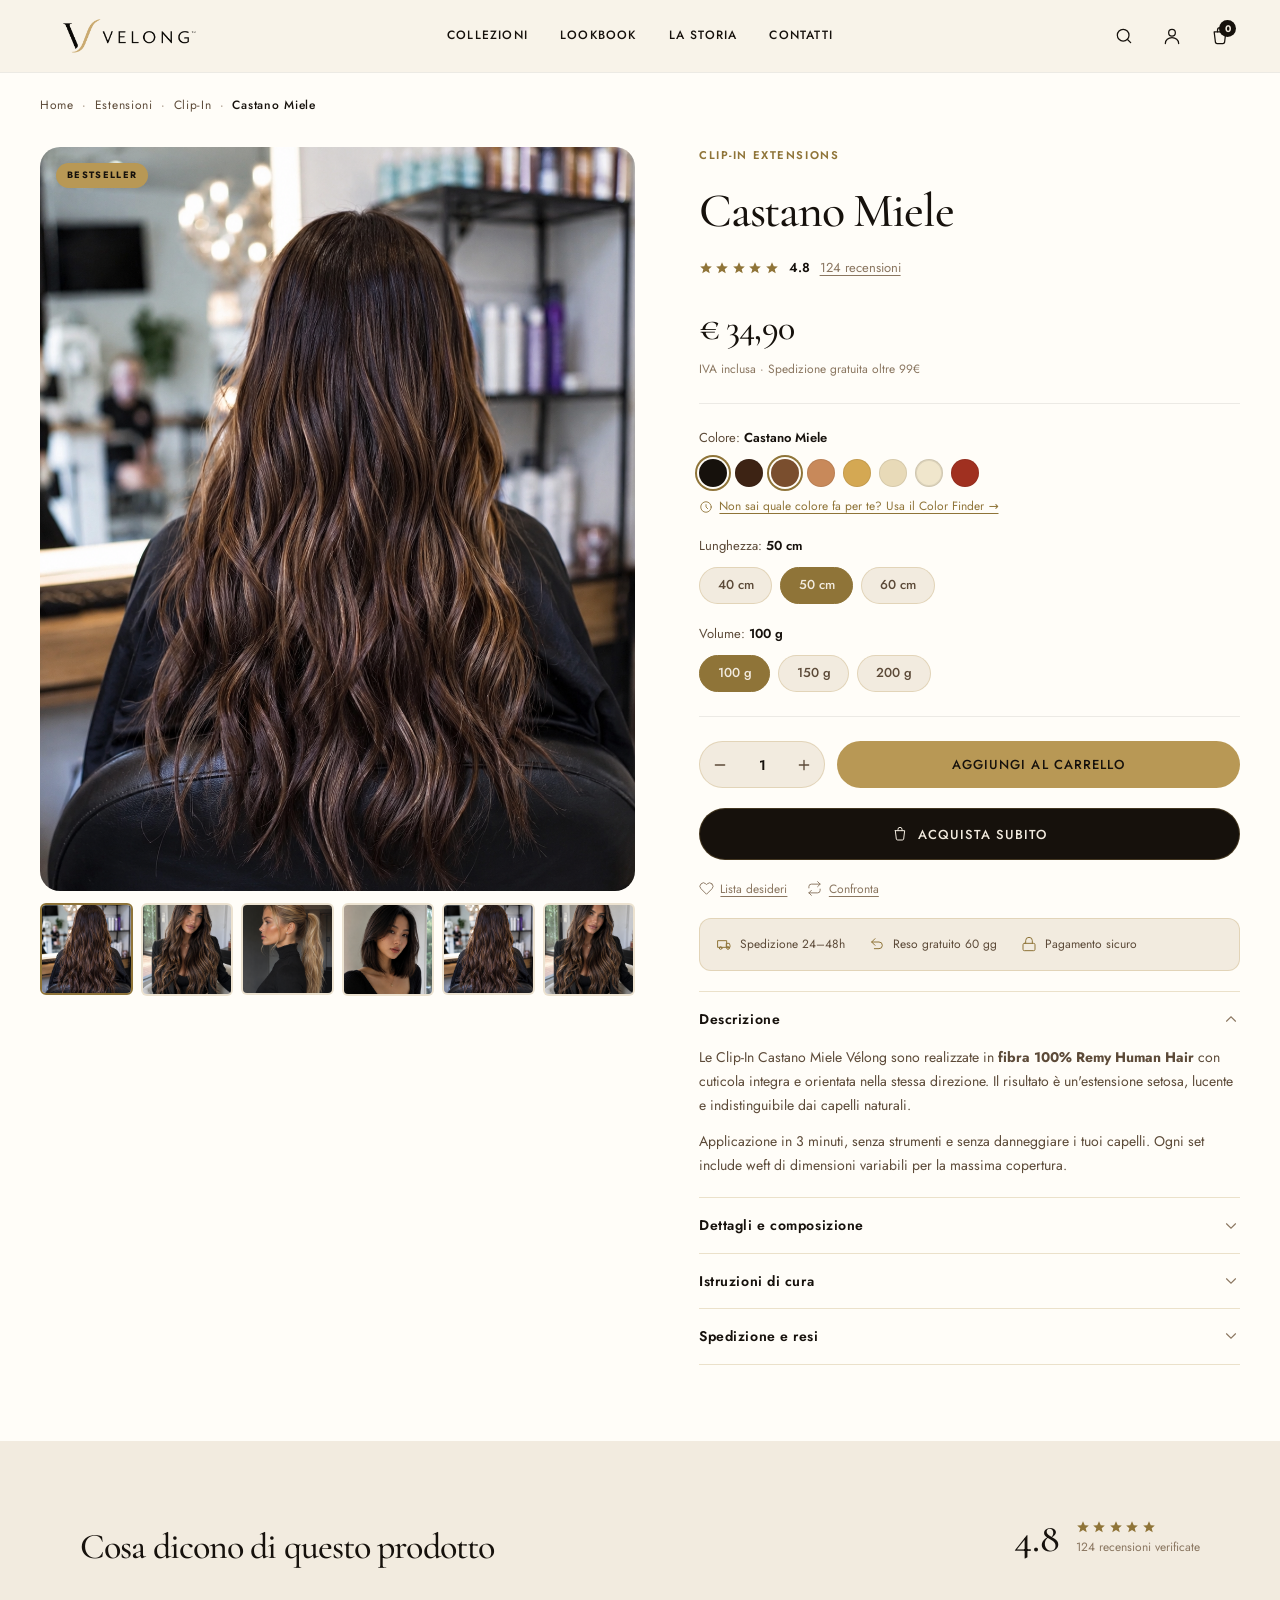
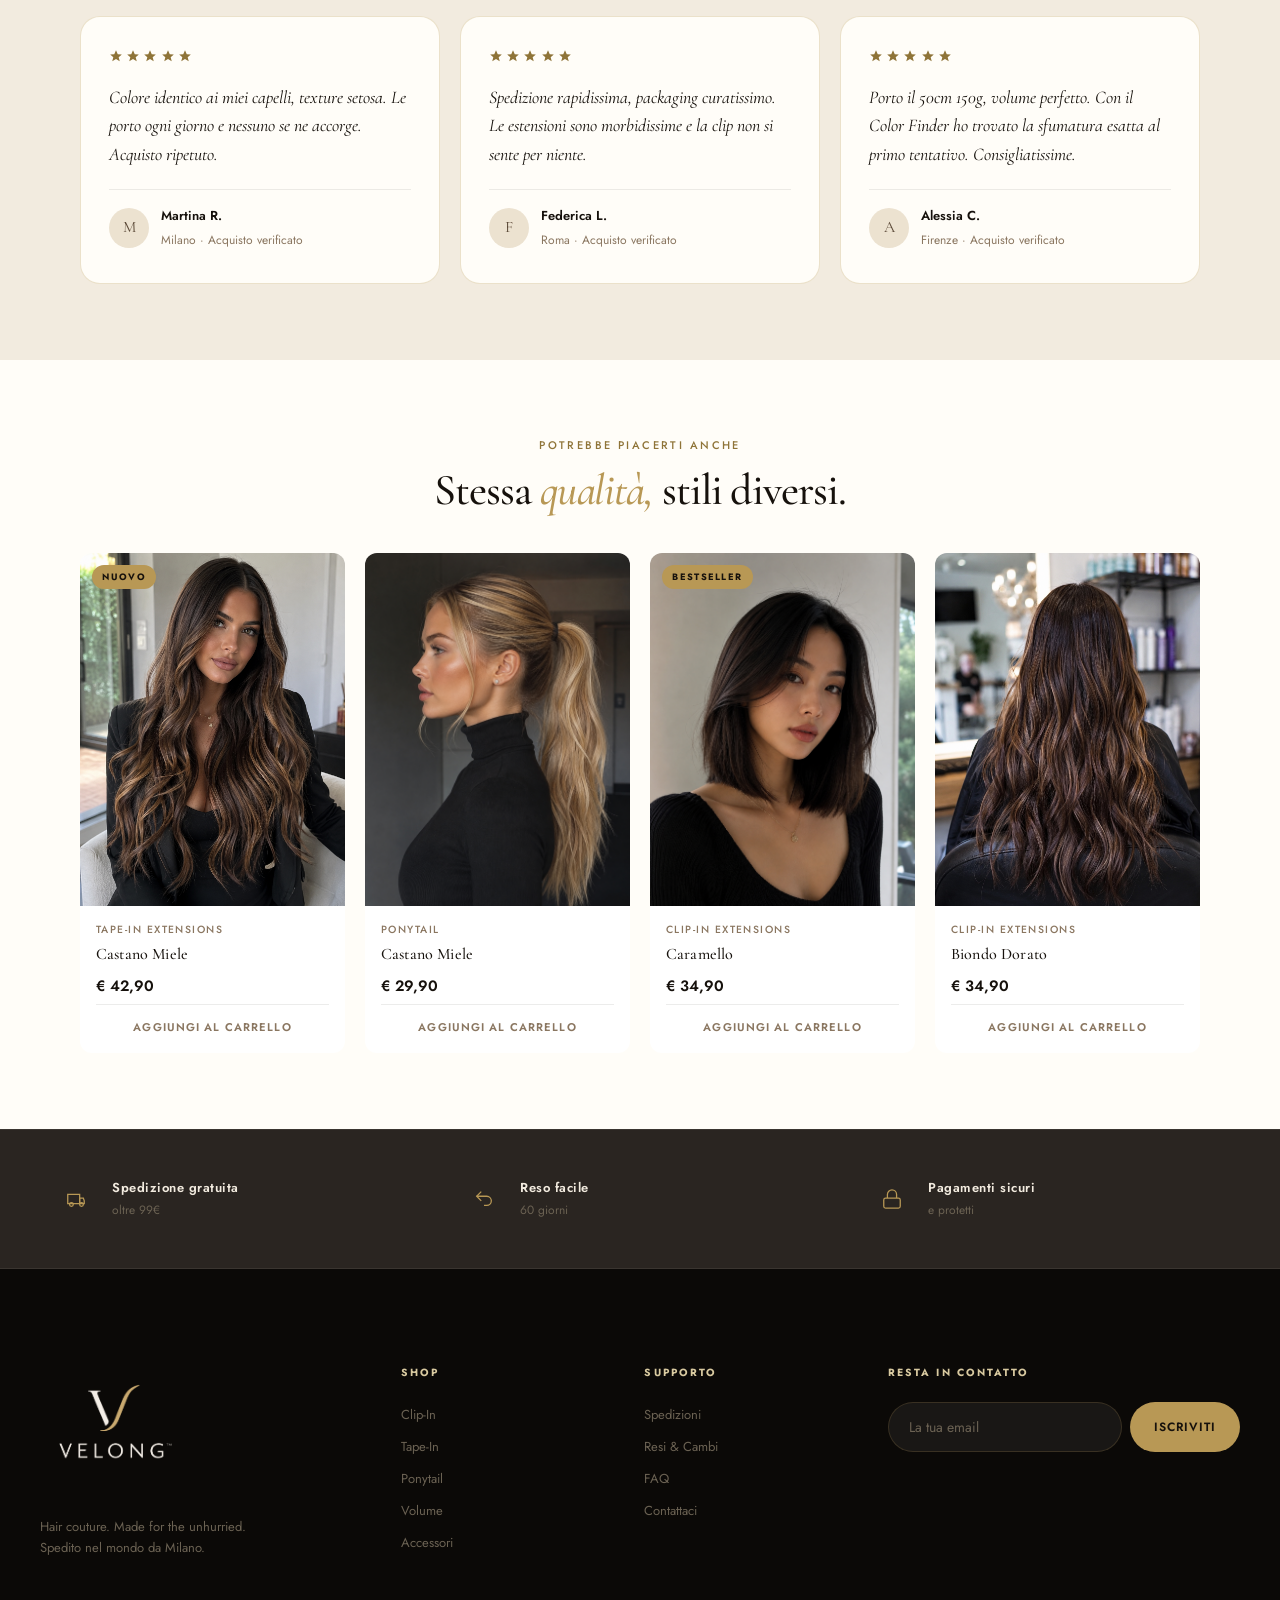
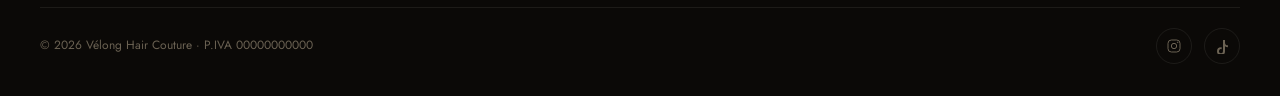
<file: product.html>
<!doctype html>
<html lang="it">
<head>
  <meta charset="utf-8">
  <meta name="viewport" content="width=device-width, initial-scale=1, viewport-fit=cover">
  <meta name="theme-color" content="#FFFDF8">
  <title>VÉLONG — The Art of Hair</title>

  <!-- Favicon: logo nero per tab chiare (default), logo bianco per dark mode -->
  <link rel="icon" type="image/png" sizes="any" href="LOGHI/DEFINITIVI/velong_vlogo_black@2x.png" media="(prefers-color-scheme: light)">
  <link rel="icon" type="image/png" sizes="any" href="LOGHI/DEFINITIVI/velong_vlogo_white@2x.png" media="(prefers-color-scheme: dark)">
  <link rel="icon" type="image/png" href="LOGHI/DEFINITIVI/velong_vlogo_black@2x.png">
  <link rel="apple-touch-icon" href="LOGHI/DEFINITIVI/velong_vlogo_white@2x.png">

  <link rel="preconnect" href="https://fonts.googleapis.com">
  <link rel="preconnect" href="https://fonts.gstatic.com" crossorigin>
  <link href="https://fonts.googleapis.com/css2?family=Cormorant+Garamond:ital,wght@0,400;0,500;0,600;1,400;1,500;1,600&family=Jost:wght@300;400;500;600&display=swap" rel="stylesheet">

  <link rel="stylesheet" href="assets/css/tokens.css">
  <link rel="stylesheet" href="assets/css/main.css">

  <script defer src="https://cdn.jsdelivr.net/npm/gsap@3.12.5/dist/gsap.min.js"></script>
  <script defer src="assets/js/app.js"></script>
</head>
<body class="velong-root velong-pdp-page">

<a href="#main" class="velong-skip">Vai al contenuto</a>

<!-- ═══════════════════ NAVBAR ═══════════════════ -->
<header class="velong-nav" role="banner">
  <div class="velong-nav__inner">
    <button type="button" class="velong-nav__burger" data-velong-burger
            aria-label="Apri menu" aria-controls="velong-drawer" aria-expanded="false">
      <span></span><span></span><span></span>
    </button>

    <nav class="velong-nav__menu" aria-label="Menu principale">
      <a class="velong-nav__link" href="index.html#collections">Collezioni</a>
      <a class="velong-nav__link" href="index.html#ba">Lookbook</a>
      <a class="velong-nav__link" href="index.html#why">La Storia</a>
      <a class="velong-nav__link" href="index.html#contact">Contatti</a>
    </nav>

    <a href="index.html" class="velong-nav__logo" aria-label="Vélong · Home">
      <img src="LOGHI/DEFINITIVI/velong_write_logo_white%20copia%202@2x.png"
           alt="Vélong" class="velong-nav__logo-img velong-nav__logo-ivory"
           onerror="this.style.display='none';this.nextElementSibling.style.display='flex'">
      <img src="LOGHI/DEFINITIVI/velong_write_logo_white%20copia@2x.png"
           alt="Vélong" class="velong-nav__logo-img velong-nav__logo-noir">
    </a>

    <div class="velong-nav__actions">
      <button type="button" class="velong-nav__icon-btn" aria-label="Cerca" data-velong-search-btn>
        <svg viewBox="0 0 24 24" fill="none" stroke="currentColor" stroke-width="1.5" stroke-linecap="round" stroke-linejoin="round" aria-hidden="true"><circle cx="11" cy="11" r="7"/><path d="m20 20-3.5-3.5"/></svg>
      </button>
      <button type="button" class="velong-nav__icon-btn" aria-label="Account">
        <svg viewBox="0 0 24 24" fill="none" stroke="currentColor" stroke-width="1.5" stroke-linecap="round" stroke-linejoin="round" aria-hidden="true"><circle cx="12" cy="8" r="4"/><path d="M4 21c0-4 3.582-7 8-7s8 3 8 7"/></svg>
      </button>
      <button type="button" class="velong-nav__icon-btn" aria-label="Borsa">
        <svg viewBox="0 0 24 24" fill="none" stroke="currentColor" stroke-width="1.5" stroke-linecap="round" stroke-linejoin="round" aria-hidden="true"><path d="M5 7h14l-1.5 12.5a2 2 0 0 1-2 1.5H8.5a2 2 0 0 1-2-1.5L5 7Z"/><path d="M9 7V5a3 3 0 0 1 6 0v2"/></svg>
        <span class="velong-nav__cart-count" aria-label="0 articoli">0</span>
      </button>
    </div>
  </div>
</header>

<!-- Search overlay -->
<div class="velong-search-overlay" data-velong-search aria-hidden="true" role="dialog" aria-modal="true" aria-label="Ricerca">
  <button class="velong-search-close" aria-label="Chiudi ricerca" data-velong-search-close>
    <svg viewBox="0 0 24 24" fill="none" stroke="currentColor" stroke-width="1.5" stroke-linecap="round" aria-hidden="true"><path d="M18 6 6 18M6 6l12 12"/></svg>
  </button>
  <div class="velong-search-inner">
    <p class="velong-search-label">Cosa stai cercando?</p>
    <form class="velong-search-form" role="search" data-velong-search-form>
      <svg class="velong-search-icon" viewBox="0 0 24 24" fill="none" stroke="currentColor" stroke-width="1.5" stroke-linecap="round" stroke-linejoin="round" aria-hidden="true"><circle cx="11" cy="11" r="7"/><path d="m20 20-3.5-3.5"/></svg>
      <input type="search" class="velong-search-input" placeholder="Cerca colore, prodotto, stile…" autocomplete="off" data-velong-search-input>
    </form>
    <div class="velong-search-hints">
      <span>Suggeriti:</span>
      <button type="button" class="velong-search-hint">Clip-In</button>
      <button type="button" class="velong-search-hint">Castano Miele</button>
      <button type="button" class="velong-search-hint">Biondo Platino</button>
      <button type="button" class="velong-search-hint">Tape-In</button>
    </div>
  </div>
</div>

<!-- Mobile drawer -->
<aside id="velong-drawer" class="velong-drawer" data-velong-drawer aria-label="Menu mobile">
  <nav class="velong-drawer__menu">
    <a class="velong-drawer__link" href="index.html#collections">Collezioni</a>
    <a class="velong-drawer__link" href="index.html#ba">Lookbook</a>
    <a class="velong-drawer__link" href="index.html#why">La Storia</a>
    <a class="velong-drawer__link" href="index.html#contact">Contatti</a>
  </nav>
</aside>

<!-- ═══════════════════ MAIN ═══════════════════ -->
<main id="main">

  <!-- Breadcrumb -->
  <nav class="velong-pdp-breadcrumb" aria-label="Percorso di navigazione">
    <a href="index.html">Home</a>
    <span aria-hidden="true">·</span>
    <a href="index.html#store">Estensioni</a>
    <span aria-hidden="true">·</span>
    <a href="index.html#store">Clip-In</a>
    <span aria-hidden="true">·</span>
    <span aria-current="page">Castano Miele</span>
  </nav>

  <!-- ─── PRODUCT LAYOUT ─── -->
  <section class="velong-pdp" aria-label="Prodotto">

    <!-- Gallery -->
    <div class="velong-pdp__gallery" data-pdp-gallery>
      <div class="velong-pdp__main-wrap">
        <img class="velong-pdp__main-img" src="examples/esempio1.png"
             alt="Clip-In Extensions Castano Miele – vista frontale"
             data-pdp-main-img>
        <span class="velong-pdp__badge">Bestseller</span>
      </div>

      <div class="velong-pdp__thumbs" role="list" aria-label="Galleria prodotto">
        <button class="velong-pdp__thumb is-active" aria-label="Immagine 1" data-pdp-thumb="examples/esempio1.png" role="listitem">
          <img src="examples/esempio1.png" alt="" loading="lazy">
        </button>
        <button class="velong-pdp__thumb" aria-label="Immagine 2" data-pdp-thumb="examples/esempio2.png" role="listitem">
          <img src="examples/esempio2.png" alt="" loading="lazy">
        </button>
        <button class="velong-pdp__thumb" aria-label="Immagine 3" data-pdp-thumb="examples/esempio3.png" role="listitem">
          <img src="examples/esempio3.png" alt="" loading="lazy">
        </button>
        <button class="velong-pdp__thumb" aria-label="Immagine 4" data-pdp-thumb="examples/esempio4.png" role="listitem">
          <img src="examples/esempio4.png" alt="" loading="lazy">
        </button>
        <button class="velong-pdp__thumb" aria-label="Immagine 5" data-pdp-thumb="examples/esempio1.png" role="listitem">
          <img src="examples/esempio1.png" alt="" loading="lazy">
        </button>
        <button class="velong-pdp__thumb" aria-label="Immagine 6" data-pdp-thumb="examples/esempio2.png" role="listitem">
          <img src="examples/esempio2.png" alt="" loading="lazy">
        </button>
      </div>
    </div>

    <!-- Info -->
    <div class="velong-pdp__info">

      <!-- Category + title -->
      <p class="velong-pdp__category">Clip-In Extensions</p>
      <h1 class="velong-pdp__title">Castano Miele</h1>

      <!-- Rating -->
      <div class="velong-pdp__rating" aria-label="Valutazione 4.8 su 5">
        <div class="velong-pdp__stars" aria-hidden="true">
          <svg viewBox="0 0 24 24"><path d="m12 2 3 7 7 .6-5.4 4.6 1.8 7-6.4-4-6.4 4 1.8-7L2 9.6 9 9l3-7Z"/></svg>
          <svg viewBox="0 0 24 24"><path d="m12 2 3 7 7 .6-5.4 4.6 1.8 7-6.4-4-6.4 4 1.8-7L2 9.6 9 9l3-7Z"/></svg>
          <svg viewBox="0 0 24 24"><path d="m12 2 3 7 7 .6-5.4 4.6 1.8 7-6.4-4-6.4 4 1.8-7L2 9.6 9 9l3-7Z"/></svg>
          <svg viewBox="0 0 24 24"><path d="m12 2 3 7 7 .6-5.4 4.6 1.8 7-6.4-4-6.4 4 1.8-7L2 9.6 9 9l3-7Z"/></svg>
          <svg viewBox="0 0 24 24"><path d="m12 2 3 7 7 .6-5.4 4.6 1.8 7-6.4-4-6.4 4 1.8-7L2 9.6 9 9l3-7Z"/></svg>
        </div>
        <span class="velong-pdp__rating-score">4.8</span>
        <a href="#velong-pdp-reviews" class="velong-pdp__rating-link">124 recensioni</a>
      </div>

      <!-- Price -->
      <div class="velong-pdp__price-wrap">
        <span class="velong-pdp__price">€ 34,90</span>
        <span class="velong-pdp__price-note">IVA inclusa · Spedizione gratuita oltre 99€</span>
      </div>

      <hr class="velong-pdp__divider">

      <!-- Color selector -->
      <div class="velong-pdp__option-group">
        <p class="velong-pdp__option-label">
          Colore: <strong class="velong-pdp__option-value" data-pdp-color-name>Castano Miele</strong>
        </p>
        <div class="velong-pdp__colors" role="radiogroup" aria-label="Scegli il colore">
          <label class="velong-pdp__color-item is-active" aria-label="Nero Intenso" title="Nero Intenso">
            <input type="radio" name="colore" value="nero" class="velong-visually-hidden">
            <span class="velong-pdp__color-dot" style="background:#16110C"></span>
          </label>
          <label class="velong-pdp__color-item" aria-label="Castano Scuro" title="Castano Scuro">
            <input type="radio" name="colore" value="castano-scuro" class="velong-visually-hidden">
            <span class="velong-pdp__color-dot" style="background:#3D2314"></span>
          </label>
          <label class="velong-pdp__color-item is-active" aria-label="Castano Miele" title="Castano Miele">
            <input type="radio" name="colore" value="castano-miele" class="velong-visually-hidden" checked>
            <span class="velong-pdp__color-dot" style="background:#7A4E2E"></span>
          </label>
          <label class="velong-pdp__color-item" aria-label="Caramello" title="Caramello">
            <input type="radio" name="colore" value="caramello" class="velong-visually-hidden">
            <span class="velong-pdp__color-dot" style="background:#C8895A"></span>
          </label>
          <label class="velong-pdp__color-item" aria-label="Biondo Dorato" title="Biondo Dorato">
            <input type="radio" name="colore" value="biondo-dorato" class="velong-visually-hidden">
            <span class="velong-pdp__color-dot" style="background:#D4A853"></span>
          </label>
          <label class="velong-pdp__color-item" aria-label="Biondo Champagne" title="Biondo Champagne">
            <input type="radio" name="colore" value="biondo-champagne" class="velong-visually-hidden">
            <span class="velong-pdp__color-dot" style="background:#E8DAB8"></span>
          </label>
          <label class="velong-pdp__color-item" aria-label="Biondo Platino" title="Biondo Platino">
            <input type="radio" name="colore" value="biondo-platino" class="velong-visually-hidden">
            <span class="velong-pdp__color-dot" style="background:#F0E6CC; border:1px solid rgba(22,17,12,.15)"></span>
          </label>
          <label class="velong-pdp__color-item" aria-label="Rame Intenso" title="Rame Intenso">
            <input type="radio" name="colore" value="ramato" class="velong-visually-hidden">
            <span class="velong-pdp__color-dot" style="background:#A03020"></span>
          </label>
        </div>
        <a href="index.html#color-finder" class="velong-pdp__color-finder-link">
          <svg viewBox="0 0 24 24" fill="none" stroke="currentColor" stroke-width="1.5" stroke-linecap="round" aria-hidden="true"><circle cx="12" cy="12" r="9"/><path d="M12 8v4l3 3"/></svg>
          Non sai quale colore fa per te? Usa il Color Finder →
        </a>
      </div>

      <!-- Length selector -->
      <div class="velong-pdp__option-group">
        <p class="velong-pdp__option-label">
          Lunghezza: <strong class="velong-pdp__option-value" data-pdp-length-name>50 cm</strong>
        </p>
        <div class="velong-pdp__pills" role="radiogroup" aria-label="Scegli la lunghezza">
          <label class="velong-pdp__pill">
            <input type="radio" name="lunghezza" value="40" class="velong-visually-hidden">
            <span>40 cm</span>
          </label>
          <label class="velong-pdp__pill is-active">
            <input type="radio" name="lunghezza" value="50" class="velong-visually-hidden" checked>
            <span>50 cm</span>
          </label>
          <label class="velong-pdp__pill">
            <input type="radio" name="lunghezza" value="60" class="velong-visually-hidden">
            <span>60 cm</span>
          </label>
        </div>
      </div>

      <!-- Weight/volume selector -->
      <div class="velong-pdp__option-group">
        <p class="velong-pdp__option-label">
          Volume: <strong class="velong-pdp__option-value" data-pdp-weight-name>100 g</strong>
        </p>
        <div class="velong-pdp__pills" role="radiogroup" aria-label="Scegli il volume">
          <label class="velong-pdp__pill is-active">
            <input type="radio" name="volume" value="100" class="velong-visually-hidden" checked>
            <span>100 g</span>
          </label>
          <label class="velong-pdp__pill">
            <input type="radio" name="volume" value="150" class="velong-visually-hidden">
            <span>150 g</span>
          </label>
          <label class="velong-pdp__pill">
            <input type="radio" name="volume" value="200" class="velong-visually-hidden">
            <span>200 g</span>
          </label>
        </div>
      </div>

      <hr class="velong-pdp__divider">

      <!-- Qty + CTA -->
      <div class="velong-pdp__cta-row">
        <div class="velong-pdp__qty" aria-label="Quantità">
          <button class="velong-pdp__qty-btn" type="button" aria-label="Diminuisci" data-pdp-qty-dec>
            <svg viewBox="0 0 24 24" fill="none" stroke="currentColor" stroke-width="2" stroke-linecap="round" aria-hidden="true"><path d="M5 12h14"/></svg>
          </button>
          <input class="velong-pdp__qty-input" type="number" value="1" min="1" max="99" aria-label="Quantità" data-pdp-qty>
          <button class="velong-pdp__qty-btn" type="button" aria-label="Aumenta" data-pdp-qty-inc>
            <svg viewBox="0 0 24 24" fill="none" stroke="currentColor" stroke-width="2" stroke-linecap="round" aria-hidden="true"><path d="M12 5v14M5 12h14"/></svg>
          </button>
        </div>
        <button class="velong-btn velong-btn--primary velong-pdp__add-btn" type="button">
          Aggiungi al carrello
        </button>
      </div>
      <button class="velong-pdp__buy-btn" type="button">
        <svg viewBox="0 0 24 24" fill="none" stroke="currentColor" stroke-width="1.5" stroke-linecap="round" stroke-linejoin="round" aria-hidden="true"><path d="M5 7h14l-1.5 12.5a2 2 0 0 1-2 1.5H8.5a2 2 0 0 1-2-1.5L5 7Z"/><path d="M9 7V5a3 3 0 0 1 6 0v2"/></svg>
        Acquista subito
      </button>

      <!-- Wishlist / compare -->
      <div class="velong-pdp__meta-links">
        <button class="velong-pdp__meta-link" type="button">
          <svg viewBox="0 0 24 24" fill="none" stroke="currentColor" stroke-width="1.5" stroke-linecap="round" aria-hidden="true"><path d="M20.84 4.61a5.5 5.5 0 0 0-7.78 0L12 5.67l-1.06-1.06a5.5 5.5 0 0 0-7.78 7.78L12 21.23l8.84-8.84a5.5 5.5 0 0 0 0-7.78z"/></svg>
          Lista desideri
        </button>
        <button class="velong-pdp__meta-link" type="button">
          <svg viewBox="0 0 24 24" fill="none" stroke="currentColor" stroke-width="1.5" stroke-linecap="round" aria-hidden="true"><polyline points="17 1 21 5 17 9"/><path d="M3 11V9a4 4 0 0 1 4-4h14"/><polyline points="7 23 3 19 7 15"/><path d="M21 13v2a4 4 0 0 1-4 4H3"/></svg>
          Confronta
        </button>
      </div>

      <!-- Trust badges -->
      <div class="velong-pdp__trust">
        <div class="velong-pdp__trust-item">
          <svg viewBox="0 0 24 24" fill="none" stroke="currentColor" stroke-width="1.5" stroke-linecap="round" aria-hidden="true"><path d="M3 7h13v10H3z"/><path d="M16 11h4l1 3v3h-5z"/><circle cx="7" cy="18" r="2"/><circle cx="18" cy="18" r="2"/></svg>
          <span>Spedizione 24–48h</span>
        </div>
        <div class="velong-pdp__trust-item">
          <svg viewBox="0 0 24 24" fill="none" stroke="currentColor" stroke-width="1.5" stroke-linecap="round" aria-hidden="true"><polyline points="9 14 4 9 9 4"/><path d="M4 9h11a5 5 0 0 1 0 10H8"/></svg>
          <span>Reso gratuito 60 gg</span>
        </div>
        <div class="velong-pdp__trust-item">
          <svg viewBox="0 0 24 24" fill="none" stroke="currentColor" stroke-width="1.5" stroke-linecap="round" aria-hidden="true"><rect x="3" y="11" width="18" height="11" rx="2"/><path d="M7 11V7a5 5 0 0 1 10 0v4"/></svg>
          <span>Pagamento sicuro</span>
        </div>
      </div>

      <!-- Accordion -->
      <div class="velong-pdp__accordion">

        <details class="velong-pdp__acc-item" open>
          <summary class="velong-pdp__acc-summary">
            Descrizione
            <svg class="velong-pdp__acc-icon" viewBox="0 0 24 24" fill="none" stroke="currentColor" stroke-width="1.5" stroke-linecap="round" aria-hidden="true"><path d="M6 9l6 6 6-6"/></svg>
          </summary>
          <div class="velong-pdp__acc-body">
            <p>Le Clip-In Castano Miele Vélong sono realizzate in <strong>fibra 100% Remy Human Hair</strong> con cuticola integra e orientata nella stessa direzione. Il risultato è un'estensione setosa, lucente e indistinguibile dai capelli naturali.</p>
            <p>Applicazione in 3 minuti, senza strumenti e senza danneggiare i tuoi capelli. Ogni set include weft di dimensioni variabili per la massima copertura.</p>
          </div>
        </details>

        <details class="velong-pdp__acc-item">
          <summary class="velong-pdp__acc-summary">
            Dettagli e composizione
            <svg class="velong-pdp__acc-icon" viewBox="0 0 24 24" fill="none" stroke="currentColor" stroke-width="1.5" stroke-linecap="round" aria-hidden="true"><path d="M6 9l6 6 6-6"/></svg>
          </summary>
          <div class="velong-pdp__acc-body">
            <ul class="velong-pdp__detail-list">
              <li><span>Materiale</span><span>Remy Human Hair 100%</span></li>
              <li><span>Clip</span><span>Acciaio con rivestimento in silicone</span></li>
              <li><span>Weft inclusi</span><span>7 pezzi (4×4cm · 2×6cm · 1×8cm)</span></li>
              <li><span>Lunghezza</span><span>40 / 50 / 60 cm</span></li>
              <li><span>Peso set</span><span>100 / 150 / 200 g</span></li>
              <li><span>Colorazione</span><span>Tinta professionale, anti-sfumatura</span></li>
              <li><span>Resistenza al calore</span><span>Fino a 220°C</span></li>
            </ul>
          </div>
        </details>

        <details class="velong-pdp__acc-item">
          <summary class="velong-pdp__acc-summary">
            Istruzioni di cura
            <svg class="velong-pdp__acc-icon" viewBox="0 0 24 24" fill="none" stroke="currentColor" stroke-width="1.5" stroke-linecap="round" aria-hidden="true"><path d="M6 9l6 6 6-6"/></svg>
          </summary>
          <div class="velong-pdp__acc-body">
            <ul class="velong-pdp__care-list">
              <li>Lava con shampoo delicato, a temperature bassa</li>
              <li>Ammorbidisci con balsamo idratante, evita le clip</li>
              <li>Asciuga delicatamente con l'asciugamano, non sfregare</li>
              <li>Piega con piastra o phon fino a max 220°C</li>
              <li>Conserva nel sacchetto Vélong fornito in dotazione</li>
              <li>Non dormire, nuotare o fare sport con le estensioni indossate</li>
            </ul>
          </div>
        </details>

        <details class="velong-pdp__acc-item">
          <summary class="velong-pdp__acc-summary">
            Spedizione e resi
            <svg class="velong-pdp__acc-icon" viewBox="0 0 24 24" fill="none" stroke="currentColor" stroke-width="1.5" stroke-linecap="round" aria-hidden="true"><path d="M6 9l6 6 6-6"/></svg>
          </summary>
          <div class="velong-pdp__acc-body">
            <p><strong>Spedizione standard</strong> — 24/48h lavorative. Gratuita sopra 99€.</p>
            <p><strong>Spedizione express</strong> — consegna il giorno seguente (ordini entro le 12:00).</p>
            <p><strong>Reso</strong> — gratuito entro 60 giorni dall'acquisto. Prodotto non utilizzato e nella confezione originale.</p>
            <p><strong>Cambio colore/taglia</strong> — disponibile una volta per ordine. Contattaci via email o chat.</p>
          </div>
        </details>

      </div><!-- /.velong-pdp__accordion -->

    </div><!-- /.velong-pdp__info -->
  </section><!-- /.velong-pdp -->

  <!-- ─── REVIEWS ─── -->
  <section class="velong-pdp-reviews" id="velong-pdp-reviews" aria-label="Recensioni clienti">
    <div class="velong-container">

      <header class="velong-pdp-reviews__header">
        <h2 class="velong-pdp-reviews__title">Cosa dicono di questo prodotto</h2>
        <div class="velong-pdp-reviews__summary">
          <span class="velong-pdp-reviews__avg">4.8</span>
          <div>
            <div class="velong-pdp__stars" aria-hidden="true">
              <svg viewBox="0 0 24 24"><path d="m12 2 3 7 7 .6-5.4 4.6 1.8 7-6.4-4-6.4 4 1.8-7L2 9.6 9 9l3-7Z"/></svg>
              <svg viewBox="0 0 24 24"><path d="m12 2 3 7 7 .6-5.4 4.6 1.8 7-6.4-4-6.4 4 1.8-7L2 9.6 9 9l3-7Z"/></svg>
              <svg viewBox="0 0 24 24"><path d="m12 2 3 7 7 .6-5.4 4.6 1.8 7-6.4-4-6.4 4 1.8-7L2 9.6 9 9l3-7Z"/></svg>
              <svg viewBox="0 0 24 24"><path d="m12 2 3 7 7 .6-5.4 4.6 1.8 7-6.4-4-6.4 4 1.8-7L2 9.6 9 9l3-7Z"/></svg>
              <svg viewBox="0 0 24 24"><path d="m12 2 3 7 7 .6-5.4 4.6 1.8 7-6.4-4-6.4 4 1.8-7L2 9.6 9 9l3-7Z"/></svg>
            </div>
            <span class="velong-pdp-reviews__count">124 recensioni verificate</span>
          </div>
        </div>
      </header>

      <div class="velong-pdp-reviews__grid">
        <article class="velong-testimonial">
          <div class="velong-testimonial__stars" aria-label="5 stelle">
            <svg viewBox="0 0 24 24" aria-hidden="true"><path d="m12 2 3 7 7 .6-5.4 4.6 1.8 7-6.4-4-6.4 4 1.8-7L2 9.6 9 9l3-7Z"/></svg>
            <svg viewBox="0 0 24 24" aria-hidden="true"><path d="m12 2 3 7 7 .6-5.4 4.6 1.8 7-6.4-4-6.4 4 1.8-7L2 9.6 9 9l3-7Z"/></svg>
            <svg viewBox="0 0 24 24" aria-hidden="true"><path d="m12 2 3 7 7 .6-5.4 4.6 1.8 7-6.4-4-6.4 4 1.8-7L2 9.6 9 9l3-7Z"/></svg>
            <svg viewBox="0 0 24 24" aria-hidden="true"><path d="m12 2 3 7 7 .6-5.4 4.6 1.8 7-6.4-4-6.4 4 1.8-7L2 9.6 9 9l3-7Z"/></svg>
            <svg viewBox="0 0 24 24" aria-hidden="true"><path d="m12 2 3 7 7 .6-5.4 4.6 1.8 7-6.4-4-6.4 4 1.8-7L2 9.6 9 9l3-7Z"/></svg>
          </div>
          <p class="velong-testimonial__quote">Colore identico ai miei capelli, texture setosa. Le porto ogni giorno e nessuno se ne accorge. Acquisto ripetuto.</p>
          <div class="velong-testimonial__author">
            <div class="velong-testimonial__avatar" aria-hidden="true">M</div>
            <div>
              <span class="velong-testimonial__name">Martina R.</span>
              <span class="velong-testimonial__location">Milano · Acquisto verificato</span>
            </div>
          </div>
        </article>
        <article class="velong-testimonial">
          <div class="velong-testimonial__stars" aria-label="5 stelle">
            <svg viewBox="0 0 24 24" aria-hidden="true"><path d="m12 2 3 7 7 .6-5.4 4.6 1.8 7-6.4-4-6.4 4 1.8-7L2 9.6 9 9l3-7Z"/></svg>
            <svg viewBox="0 0 24 24" aria-hidden="true"><path d="m12 2 3 7 7 .6-5.4 4.6 1.8 7-6.4-4-6.4 4 1.8-7L2 9.6 9 9l3-7Z"/></svg>
            <svg viewBox="0 0 24 24" aria-hidden="true"><path d="m12 2 3 7 7 .6-5.4 4.6 1.8 7-6.4-4-6.4 4 1.8-7L2 9.6 9 9l3-7Z"/></svg>
            <svg viewBox="0 0 24 24" aria-hidden="true"><path d="m12 2 3 7 7 .6-5.4 4.6 1.8 7-6.4-4-6.4 4 1.8-7L2 9.6 9 9l3-7Z"/></svg>
            <svg viewBox="0 0 24 24" aria-hidden="true"><path d="m12 2 3 7 7 .6-5.4 4.6 1.8 7-6.4-4-6.4 4 1.8-7L2 9.6 9 9l3-7Z"/></svg>
          </div>
          <p class="velong-testimonial__quote">Spedizione rapidissima, packaging curatissimo. Le estensioni sono morbidissime e la clip non si sente per niente.</p>
          <div class="velong-testimonial__author">
            <div class="velong-testimonial__avatar" aria-hidden="true">F</div>
            <div>
              <span class="velong-testimonial__name">Federica L.</span>
              <span class="velong-testimonial__location">Roma · Acquisto verificato</span>
            </div>
          </div>
        </article>
        <article class="velong-testimonial">
          <div class="velong-testimonial__stars" aria-label="5 stelle">
            <svg viewBox="0 0 24 24" aria-hidden="true"><path d="m12 2 3 7 7 .6-5.4 4.6 1.8 7-6.4-4-6.4 4 1.8-7L2 9.6 9 9l3-7Z"/></svg>
            <svg viewBox="0 0 24 24" aria-hidden="true"><path d="m12 2 3 7 7 .6-5.4 4.6 1.8 7-6.4-4-6.4 4 1.8-7L2 9.6 9 9l3-7Z"/></svg>
            <svg viewBox="0 0 24 24" aria-hidden="true"><path d="m12 2 3 7 7 .6-5.4 4.6 1.8 7-6.4-4-6.4 4 1.8-7L2 9.6 9 9l3-7Z"/></svg>
            <svg viewBox="0 0 24 24" aria-hidden="true"><path d="m12 2 3 7 7 .6-5.4 4.6 1.8 7-6.4-4-6.4 4 1.8-7L2 9.6 9 9l3-7Z"/></svg>
            <svg viewBox="0 0 24 24" aria-hidden="true"><path d="m12 2 3 7 7 .6-5.4 4.6 1.8 7-6.4-4-6.4 4 1.8-7L2 9.6 9 9l3-7Z"/></svg>
          </div>
          <p class="velong-testimonial__quote">Porto il 50cm 150g, volume perfetto. Con il Color Finder ho trovato la sfumatura esatta al primo tentativo. Consigliatissime.</p>
          <div class="velong-testimonial__author">
            <div class="velong-testimonial__avatar" aria-hidden="true">A</div>
            <div>
              <span class="velong-testimonial__name">Alessia C.</span>
              <span class="velong-testimonial__location">Firenze · Acquisto verificato</span>
            </div>
          </div>
        </article>
      </div>

    </div>
  </section>

  <!-- ─── RELATED PRODUCTS ─── -->
  <section class="velong-pdp-related" aria-label="Prodotti correlati">
    <div class="velong-container">
      <header class="velong-section__header">
        <p class="velong-eyebrow velong-eyebrow--dark">Potrebbe piacerti anche</p>
        <h2 class="velong-section__title" style="color:var(--velong-light-text)">Stessa <em>qualità,</em> stili diversi.</h2>
      </header>
      <div class="velong-shop__grid">
        <article class="velong-product">
          <a class="velong-product__media" href="product.html">
            <img src="examples/esempio2.png" alt="Tape-In Castano Miele" loading="lazy">
            <span class="velong-product__badge velong-product__badge--gold">Nuovo</span>
          </a>
          <div class="velong-product__info">
            <p class="velong-product__category">Tape-In Extensions</p>
            <h3 class="velong-product__name"><a href="product.html">Castano Miele</a></h3>
            <div class="velong-product__price-row"><span class="velong-product__price">€ 42,90</span></div>
            <button class="velong-product__add" type="button">Aggiungi al carrello</button>
          </div>
        </article>
        <article class="velong-product">
          <a class="velong-product__media" href="product.html">
            <img src="examples/esempio3.png" alt="Ponytail Castano Miele" loading="lazy">
          </a>
          <div class="velong-product__info">
            <p class="velong-product__category">Ponytail</p>
            <h3 class="velong-product__name"><a href="product.html">Castano Miele</a></h3>
            <div class="velong-product__price-row"><span class="velong-product__price">€ 29,90</span></div>
            <button class="velong-product__add" type="button">Aggiungi al carrello</button>
          </div>
        </article>
        <article class="velong-product">
          <a class="velong-product__media" href="product.html">
            <img src="examples/esempio4.png" alt="Clip-In Caramello" loading="lazy">
            <span class="velong-product__badge velong-product__badge--gold">Bestseller</span>
          </a>
          <div class="velong-product__info">
            <p class="velong-product__category">Clip-In Extensions</p>
            <h3 class="velong-product__name"><a href="product.html">Caramello</a></h3>
            <div class="velong-product__price-row"><span class="velong-product__price">€ 34,90</span></div>
            <button class="velong-product__add" type="button">Aggiungi al carrello</button>
          </div>
        </article>
        <article class="velong-product">
          <a class="velong-product__media" href="product.html">
            <img src="examples/esempio1.png" alt="Clip-In Biondo Dorato" loading="lazy">
          </a>
          <div class="velong-product__info">
            <p class="velong-product__category">Clip-In Extensions</p>
            <h3 class="velong-product__name"><a href="product.html">Biondo Dorato</a></h3>
            <div class="velong-product__price-row"><span class="velong-product__price">€ 34,90</span></div>
            <button class="velong-product__add" type="button">Aggiungi al carrello</button>
          </div>
        </article>
      </div>
    </div>
  </section>

</main>

<!-- ═══════════════════ SUB-FOOTER ═══════════════════ -->
<section class="velong-subfooter" aria-label="Garanzie di acquisto">
  <div class="velong-subfooter__inner">
    <div class="velong-subfooter__item">
      <span class="velong-subfooter__icon" aria-hidden="true">
        <svg viewBox="0 0 24 24"><path d="M3 7h13v10H3z"/><path d="M16 11h4l1 3v3h-5z"/><circle cx="7" cy="18" r="2"/><circle cx="18" cy="18" r="2"/></svg>
      </span>
      <div>
        <h3 class="velong-subfooter__title">Spedizione gratuita</h3>
        <p class="velong-subfooter__sub">oltre 99€</p>
      </div>
    </div>
    <div class="velong-subfooter__item">
      <span class="velong-subfooter__icon" aria-hidden="true">
        <svg viewBox="0 0 24 24"><polyline points="9 14 4 9 9 4"/><path d="M4 9h11a5 5 0 0 1 5 5v0a5 5 0 0 1-5 5h-3"/></svg>
      </span>
      <div>
        <h3 class="velong-subfooter__title">Reso facile</h3>
        <p class="velong-subfooter__sub">60 giorni</p>
      </div>
    </div>
    <div class="velong-subfooter__item">
      <span class="velong-subfooter__icon" aria-hidden="true">
        <svg viewBox="0 0 24 24"><rect x="3" y="11" width="18" height="11" rx="2"/><path d="M7 11V7a5 5 0 0 1 10 0v4"/></svg>
      </span>
      <div>
        <h3 class="velong-subfooter__title">Pagamenti sicuri</h3>
        <p class="velong-subfooter__sub">e protetti</p>
      </div>
    </div>
  </div>
</section>

<!-- ═══════════════════ FOOTER ═══════════════════ -->
<footer class="velong-footer" role="contentinfo">
  <div class="velong-footer__inner">
    <div class="velong-footer__cols">
      <div class="velong-footer__col">
        <a class="velong-footer__brand-logo" href="index.html" aria-label="Vélong · Home">
          <img src="LOGHI/DEFINITIVI/velong_full_logo_white%20copia%202@2x.png" alt="Vélong" class="velong-footer__brand-logo-img" onerror="this.style.opacity='0'">
        </a>
        <p class="velong-footer__brand-tag">Hair couture. Made for the unhurried. Spedito nel mondo da Milano.</p>
      </div>
      <div class="velong-footer__col">
        <p class="velong-footer__col-title">Shop</p>
        <ul class="velong-footer__links">
          <li><a class="velong-footer__link" href="#">Clip-In</a></li>
          <li><a class="velong-footer__link" href="#">Tape-In</a></li>
          <li><a class="velong-footer__link" href="#">Ponytail</a></li>
          <li><a class="velong-footer__link" href="#">Volume</a></li>
          <li><a class="velong-footer__link" href="#">Accessori</a></li>
        </ul>
      </div>
      <div class="velong-footer__col">
        <p class="velong-footer__col-title">Supporto</p>
        <ul class="velong-footer__links">
          <li><a class="velong-footer__link" href="#">Spedizioni</a></li>
          <li><a class="velong-footer__link" href="#">Resi & Cambi</a></li>
          <li><a class="velong-footer__link" href="#">FAQ</a></li>
          <li><a class="velong-footer__link" href="#">Contattaci</a></li>
        </ul>
      </div>
      <div class="velong-footer__col velong-footer__col--newsletter">
        <p class="velong-footer__col-title">Resta in contatto</p>
        <form class="velong-newsletter__form" data-velong-newsletter>
          <label class="velong-visually-hidden" for="pdp-nl-email">La tua email</label>
          <input class="velong-newsletter__input" id="pdp-nl-email" type="email" required placeholder="La tua email" autocomplete="email">
          <button class="velong-newsletter__submit" type="submit">Iscriviti</button>
        </form>
        <p class="velong-newsletter__success">Benvenuta nella famiglia Vélong ✦</p>
      </div>
    </div>
    <div class="velong-footer__bottom">
      <p class="velong-footer__copyright">© 2026 Vélong Hair Couture · P.IVA 00000000000</p>
      <div class="velong-footer__social">
        <a href="#" aria-label="Instagram"><svg viewBox="0 0 24 24" fill="none" stroke="currentColor" stroke-width="1.5" aria-hidden="true"><rect x="3" y="3" width="18" height="18" rx="5"/><circle cx="12" cy="12" r="4"/><circle cx="17.5" cy="6.5" r=".5" fill="currentColor"/></svg></a>
        <a href="#" aria-label="TikTok"><svg viewBox="0 0 24 24" fill="currentColor" aria-hidden="true"><path d="M16.5 3v3.6a4.4 4.4 0 0 0 4.4 4.4v3a7.3 7.3 0 0 1-4.4-1.5v7.2a6 6 0 1 1-6-6c.3 0 .7 0 1 .1v3.1a3 3 0 1 0 2 2.8V3h3Z"/></svg></a>
      </div>
    </div>
  </div>
</footer>

<script>
  // Gallery thumbnail switcher
  (function() {
    var mainImg = document.querySelector('[data-pdp-main-img]');
    document.querySelectorAll('[data-pdp-thumb]').forEach(function(btn) {
      btn.addEventListener('click', function() {
        document.querySelectorAll('[data-pdp-thumb]').forEach(function(b) { b.classList.remove('is-active'); });
        btn.classList.add('is-active');
        if (mainImg) {
          mainImg.style.opacity = '0';
          setTimeout(function() {
            mainImg.src = btn.dataset.pdpThumb;
            mainImg.style.opacity = '1';
          }, 150);
        }
      });
    });

    // Quantity stepper
    var qtyInput = document.querySelector('[data-pdp-qty]');
    document.querySelector('[data-pdp-qty-dec]') && document.querySelector('[data-pdp-qty-dec]').addEventListener('click', function() {
      if (qtyInput && parseInt(qtyInput.value) > 1) qtyInput.value = parseInt(qtyInput.value) - 1;
    });
    document.querySelector('[data-pdp-qty-inc]') && document.querySelector('[data-pdp-qty-inc]').addEventListener('click', function() {
      if (qtyInput) qtyInput.value = parseInt(qtyInput.value) + 1;
    });

    // Pill selectors — update label
    document.querySelectorAll('.velong-pdp__pill input').forEach(function(inp) {
      inp.addEventListener('change', function() {
        var group = inp.closest('.velong-pdp__pills');
        group.querySelectorAll('.velong-pdp__pill').forEach(function(p) { p.classList.remove('is-active'); });
        inp.closest('.velong-pdp__pill').classList.add('is-active');
      });
    });

    // Color selectors — update label
    document.querySelectorAll('.velong-pdp__color-item input').forEach(function(inp) {
      inp.addEventListener('change', function() {
        document.querySelectorAll('.velong-pdp__color-item').forEach(function(c) { c.classList.remove('is-active'); });
        inp.closest('.velong-pdp__color-item').classList.add('is-active');
        var nameEl = document.querySelector('[data-pdp-color-name]');
        if (nameEl) nameEl.textContent = inp.closest('.velong-pdp__color-item').getAttribute('aria-label');
      });
    });
  })();
</script>

</body>
</html>
</file>
<file: assets/css/tokens.css>
﻿/* ===========================================================================
   VÉLONG · DESIGN TOKENS v2
   Single source of truth. Namespace: --velong-*
   =========================================================================== */

@font-face {
  font-family: 'GaultierTest';
  src: url('../../LOGHI/gaultier-font-family/gaultiertest-light.otf') format('opentype');
  font-weight: 300;
  font-style: normal;
  font-display: swap;
}
@font-face {
  font-family: 'GaultierTest';
  src: url('../../LOGHI/gaultier-font-family/gaultiertest-regular.otf') format('opentype');
  font-weight: 400;
  font-style: normal;
  font-display: swap;
}

:root {
  /* ——— PALETTE ——— */
  --velong-noir:            #16110C;
  --velong-gold:            #B89855;
  --velong-champagne:       #D9CAA0;
  --velong-ivory:           #F2EBDF;
  --velong-smoke:           #2A2521;

  --velong-bg-base:         var(--velong-noir);
  --velong-bg-elevated:     var(--velong-smoke);
  --velong-bg-card:         #1E1A15;
  --velong-bg-deepest:      #0B0907;
  --velong-bg-overlay:      rgba(22, 17, 12, .85);

  --velong-gold-soft:       #CBAE6E;
  --velong-gold-bright:     #DCC080;
  --velong-gold-deep:       #8F7438;
  --velong-gold-dim:        #6E5828;
  --velong-gold-glow:       rgba(184, 152, 85, .22);

  --velong-champagne-soft:  #E4D8B5;
  --velong-champagne-deep:  #C2AE7C;
  --velong-ivory-soft:      #F8F3E9;
  --velong-ivory-warm:      #ECE2D0;

  --velong-light-bg:        var(--velong-ivory);
  --velong-light-surface:   #FFFDF8;
  --velong-light-elevated:  var(--velong-ivory-warm);
  --velong-light-text:      var(--velong-noir);
  --velong-light-text-2:    #5C4A38;
  --velong-light-text-3:    #8A7660;
  --velong-light-border:    rgba(184, 152, 85, .28);
  --velong-light-border-strong: rgba(184, 152, 85, .55);
  --velong-light-divider:   rgba(22, 17, 12, .08);

  --velong-text-primary:    var(--velong-ivory);
  --velong-text-secondary:  #A89B82;
  --velong-text-muted:      #6B6253;
  --velong-text-on-gold:    var(--velong-noir);

  --velong-stroke:          rgba(184, 152, 85, .20);
  --velong-stroke-strong:   rgba(184, 152, 85, .50);
  --velong-stroke-soft:     rgba(242, 235, 223, .08);

  /* ——— TYPOGRAPHY ——— */
  --velong-font-display:    'Cormorant Garamond', Georgia, serif;
  --velong-font-gaultier:   'GaultierTest', Georgia, serif;
  --velong-font-sans:       'Jost', 'DM Sans', system-ui, -apple-system, sans-serif;

  --velong-fs-hero:         clamp(3.25rem, 8.5vw, 7.5rem);
  --velong-fs-h1:           clamp(2.25rem, 5vw, 4rem);
  --velong-fs-h2:           clamp(1.75rem, 3.5vw, 2.75rem);
  --velong-fs-h3:           clamp(1.125rem, 1.8vw, 1.375rem);
  --velong-fs-body:         clamp(.9375rem, 1.05vw, 1.0625rem);
  --velong-fs-small:        .8125rem;
  --velong-fs-eyebrow:      .6875rem;

  --velong-lh-tight:        1.05;
  --velong-lh-snug:         1.2;
  --velong-lh-base:         1.6;
  --velong-lh-loose:        1.78;

  --velong-tracking-tight:  -0.025em;
  --velong-tracking-base:   0;
  --velong-tracking-wide:   .06em;
  --velong-tracking-eyebrow:.22em;

  /* ——— SPACING ——— */
  --velong-space-3xs:  .25rem;
  --velong-space-2xs:  .5rem;
  --velong-space-xs:   .75rem;
  --velong-space-sm:   1rem;
  --velong-space-md:   1.5rem;
  --velong-space-lg:   2.5rem;
  --velong-space-xl:   4rem;
  --velong-space-2xl:  6rem;
  --velong-space-3xl:  clamp(3rem, 6vw, 5rem);

  /* ——— LAYOUT ——— */
  --velong-container:        1320px;
  --velong-container-narrow: 960px;
  --velong-container-wide:   1520px;
  --velong-gutter:           clamp(1.25rem, 4vw, 2.5rem);
  --velong-nav-h:            72px;
  --velong-nav-h-mobile:     60px;

  /* ——— RADII ——— */
  --velong-radius-xs:  2px;
  --velong-radius-sm:  6px;
  --velong-radius-md:  12px;
  --velong-radius-lg:  20px;
  --velong-radius-pill:999px;

  /* ——— SHADOWS ——— */
  --velong-shadow-sm:  0 2px 12px rgba(0,0,0,.22);
  --velong-shadow-md:  0 8px 32px rgba(0,0,0,.32);
  --velong-shadow-lg:  0 20px 64px rgba(0,0,0,.48);
  --velong-shadow-gold:0 8px 32px rgba(184,152,85,.18);

  /* ——— MOTION ——— */
  --velong-ease-out:      cubic-bezier(.16, .84, .44, 1);
  --velong-ease-in-out:   cubic-bezier(.65, .05, .36, 1);
  --velong-ease-cinematic:cubic-bezier(.22, 1, .36, 1);
  --velong-ease-spring:   cubic-bezier(.34, 1.56, .64, 1);
  --velong-dur-fast:      .18s;
  --velong-dur-med:       .42s;
  --velong-dur-slow:      .85s;
  --velong-dur-cinematic: 1.4s;

  /* ——— Z-INDEX ——— */
  --velong-z-nav:    100;
  --velong-z-drawer: 200;
  --velong-z-modal:  300;
  --velong-z-toast:  400;
}

@media (prefers-reduced-motion: reduce) {
  :root {
    --velong-dur-fast:      .01ms;
    --velong-dur-med:       .01ms;
    --velong-dur-slow:      .01ms;
    --velong-dur-cinematic: .01ms;
  }
}
</file>
<file: assets/css/main.css>
/* ===========================================================================
   VÉLONG · MAIN CSS v2
   All section styles — mobile-first — WCAG AA
   =========================================================================== */

/* ─── BASE RESET ─────────────────────────────────────────────────────────── */
*, *::before, *::after { box-sizing: border-box; margin: 0; padding: 0; }
html { scroll-behavior: smooth; -webkit-text-size-adjust: 100%; }
body {
  font-family: var(--velong-font-sans);
  font-size: var(--velong-fs-body);
  line-height: var(--velong-lh-base);
  background: var(--velong-bg-base);
  color: var(--velong-text-primary);
  overflow-x: hidden;
  -webkit-font-smoothing: antialiased;
}
img, video { display: block; max-width: 100%; height: auto; }
a { color: inherit; text-decoration: none; }
button { font-family: inherit; cursor: pointer; border: none; background: none; }
ul, ol { list-style: none; }
input, textarea, select { font-family: inherit; }

/* ─── ACCESSIBILITY ──────────────────────────────────────────────────────── */
.velong-skip {
  position: absolute;
  top: -100%;
  left: 1rem;
  background: var(--velong-gold);
  color: var(--velong-noir);
  padding: .5rem 1rem;
  border-radius: 0 0 var(--velong-radius-sm) var(--velong-radius-sm);
  font-size: var(--velong-fs-small);
  font-weight: 600;
  letter-spacing: .04em;
  z-index: 9999;
  transition: top .2s;
}
.velong-skip:focus { top: 0; }

.velong-visually-hidden {
  position: absolute;
  width: 1px; height: 1px;
  padding: 0; margin: -1px;
  overflow: hidden;
  clip: rect(0,0,0,0);
  white-space: nowrap;
  border: 0;
}

/* ─── UTILITIES ──────────────────────────────────────────────────────────── */
.velong-container {
  width: 100%;
  max-width: var(--velong-container);
  margin-inline: auto;
  padding-inline: var(--velong-gutter);
}
.velong-container--narrow { max-width: var(--velong-container-narrow); }

.velong-eyebrow {
  display: block;
  font-family: var(--velong-font-sans);
  font-size: var(--velong-fs-eyebrow);
  font-weight: 500;
  letter-spacing: var(--velong-tracking-eyebrow);
  text-transform: uppercase;
  color: var(--velong-gold);
}
.velong-eyebrow--dark { color: var(--velong-gold-deep); }

.velong-section__title {
  font-family: var(--velong-font-display);
  font-size: var(--velong-fs-h2);
  font-weight: 500;
  line-height: var(--velong-lh-tight);
  letter-spacing: var(--velong-tracking-tight);
}
.velong-section__title em {
  font-style: italic;
  color: var(--velong-gold);
}

.velong-section__sub {
  font-size: var(--velong-fs-body);
  line-height: var(--velong-lh-loose);
  color: var(--velong-text-secondary);
  max-width: 52ch;
}

/* ─── BUTTONS ────────────────────────────────────────────────────────────── */
.velong-btn {
  display: inline-flex;
  align-items: center;
  gap: .5rem;
  padding: .875rem 2rem;
  font-family: var(--velong-font-sans);
  font-size: var(--velong-fs-small);
  font-weight: 500;
  letter-spacing: .08em;
  text-transform: uppercase;
  border-radius: var(--velong-radius-pill);
  cursor: pointer;
  transition: all var(--velong-dur-fast) var(--velong-ease-out);
  position: relative;
  overflow: hidden;
  white-space: nowrap;
}
.velong-btn:focus-visible {
  outline: 2px solid var(--velong-gold);
  outline-offset: 3px;
}
.velong-btn--primary {
  background: var(--velong-gold);
  color: var(--velong-noir);
}
.velong-btn--primary:hover {
  background: var(--velong-gold-soft);
  transform: translateY(-2px);
  box-shadow: var(--velong-shadow-gold);
}
.velong-btn--outline {
  border: 1px solid var(--velong-stroke-strong);
  color: var(--velong-text-primary);
}
.velong-btn--outline:hover {
  border-color: var(--velong-gold);
  color: var(--velong-gold);
}
.velong-btn--ghost-gold {
  color: var(--velong-gold);
  padding-inline: 0;
  letter-spacing: .06em;
}
.velong-btn--ghost-gold:hover { color: var(--velong-gold-soft); }
.velong-btn--ghost-gold .velong-btn__arrow {
  transition: transform var(--velong-dur-fast) var(--velong-ease-out);
}
.velong-btn--ghost-gold:hover .velong-btn__arrow { transform: translateX(4px); }

.velong-btn--dark-primary {
  background: var(--velong-noir);
  color: var(--velong-gold);
  border: 1px solid var(--velong-stroke);
}
.velong-btn--dark-primary:hover {
  background: var(--velong-bg-card);
  border-color: var(--velong-gold);
}

/* Stars */
.velong-rating { display: flex; align-items: center; gap: .2rem; }
.velong-rating__star {
  width: 1rem; height: 1rem;
  fill: var(--velong-gold);
  flex-shrink: 0;
}

/* Reveal animation base */
.velong-reveal {
  opacity: 0;
  transform: translateY(40px);
}
.velong-reveal.is-visible {
  opacity: 1;
  transform: translateY(0);
  transition: opacity var(--velong-dur-slow) var(--velong-ease-cinematic),
              transform var(--velong-dur-slow) var(--velong-ease-cinematic);
}

/* ─── TOPBAR ─────────────────────────────────────────────────────────────── */
.velong-topbar {
  position: relative;
  z-index: 101;
  background: var(--velong-bg-deepest);
  border-bottom: 1px solid var(--velong-stroke);
  text-align: center;
  padding: .5rem var(--velong-gutter);
}
.velong-topbar__inner {
  font-size: .75rem;
  letter-spacing: .14em;
  text-transform: uppercase;
  color: var(--velong-champagne);
}

/* ─── NAVBAR ─────────────────────────────────────────────────────────────── */
.velong-nav {
  position: fixed;
  top: 0; left: 0; right: 0;
  z-index: var(--velong-z-nav);
  height: var(--velong-nav-h);
  min-height: var(--velong-nav-h);
  max-height: var(--velong-nav-h);
  box-sizing: border-box;
  contain: layout style;
  /* Variabile di progress 0→1 scroll-driven (impostata da JS) */
  --velong-nav-progress: 0;
  /* Sfondo e blur sono funzione DIRETTA dello scroll: niente snap, niente flash. */
  background: rgba(11, 9, 7, calc(0.92 * var(--velong-nav-progress)));
  backdrop-filter: blur(calc(16px * var(--velong-nav-progress)));
  -webkit-backdrop-filter: blur(calc(16px * var(--velong-nav-progress)));
  box-shadow: 0 1px 0 rgba(184, 152, 85, calc(0.2 * var(--velong-nav-progress)));
}
@media (max-width: 767px) {
  .velong-nav {
    height: var(--velong-nav-h-mobile);
    min-height: var(--velong-nav-h-mobile);
    max-height: var(--velong-nav-h-mobile);
  }
}
/* is-on-light usa una transizione time-based smooth (1s) per il passaggio
   tra modalità scroll-driven e modalità "fuori dall'hero" e viceversa. */
.velong-nav.is-on-light {
  background: rgba(248, 243, 233, 0.96);
  backdrop-filter: blur(16px);
  -webkit-backdrop-filter: blur(16px);
  box-shadow: 0 1px 0 var(--velong-light-divider);
  transition: background 1000ms cubic-bezier(.4,0,.2,1),
              backdrop-filter 1000ms cubic-bezier(.4,0,.2,1),
              -webkit-backdrop-filter 1000ms cubic-bezier(.4,0,.2,1),
              box-shadow 1000ms cubic-bezier(.4,0,.2,1);
}
.velong-nav.is-leaving-light {
  /* Stato uscita da is-on-light: transition di 1s verso lo stato scroll-driven */
  transition: background 1000ms cubic-bezier(.4,0,.2,1),
              backdrop-filter 1000ms cubic-bezier(.4,0,.2,1),
              -webkit-backdrop-filter 1000ms cubic-bezier(.4,0,.2,1),
              box-shadow 1000ms cubic-bezier(.4,0,.2,1);
}
.velong-nav.is-on-light .velong-nav__link,
.velong-nav.is-on-light .velong-nav__icon-btn,
.velong-nav.is-on-light .velong-lang__btn {
  color: var(--velong-noir);
}
.velong-nav.is-on-light .velong-nav__logo-ivory { opacity: 0; }
.velong-nav.is-on-light .velong-nav__logo-noir  { opacity: 1; }
.velong-nav.is-on-light .velong-nav__cart-count {
  background: var(--velong-noir);
  color: var(--velong-ivory);
}
/* Coerenza del fade: link, icone e logo accompagnano la nav col timing lungo */
.velong-nav .velong-nav__link,
.velong-nav .velong-nav__icon-btn,
.velong-nav .velong-lang__btn,
.velong-nav .velong-nav__cart-count {
  transition: color 600ms cubic-bezier(.4,0,.2,1),
              background 600ms cubic-bezier(.4,0,.2,1);
}

.velong-nav__inner {
  height: 100%;
  max-width: var(--velong-container);
  margin-inline: auto;
  padding-inline: var(--velong-gutter);
  display: grid;
  grid-template-columns: 1fr auto 1fr;
  align-items: center;
  gap: 1rem;
}
@media (max-width: 767px) {
  .velong-nav__inner {
    grid-template-columns: 1fr auto 1fr;
    padding-inline: 1rem;
    gap: .5rem;
  }
}

.velong-nav__logo {
  grid-column: 1;
  grid-row: 1;
  display: flex;
  align-items: center;
  justify-content: flex-start;
  position: relative;
  height: 64px;
  width: 280px;
  max-width: 280px;
}
@media (max-width: 767px) {
  .velong-nav__logo {
    grid-column: 2;
    justify-content: center;
    height: 32px;
    width: 110px;
    max-width: 110px;
    margin-inline: auto;
  }
}
.velong-nav__logo-img {
  height: 64px;
  width: auto;
  max-width: 280px;
  position: absolute;
  top: 50%;
  left: 0;
  transform: translateY(-50%);
  transition: opacity 600ms cubic-bezier(.4,0,.2,1);
}
@media (max-width: 767px) {
  .velong-nav__logo-img {
    height: 32px;
    max-width: 110px;
    max-height: 32px;
    object-fit: contain;
    left: 50%;
    transform: translate(-50%, -50%);
  }
}
.velong-nav__logo-ivory { opacity: 1; }
.velong-nav__logo-noir  { opacity: 0; }

.velong-nav__menu {
  grid-column: 2;
  grid-row: 1;
  display: flex;
  align-items: center;
  justify-content: center;
  gap: clamp(1rem, 2.5vw, 2rem);
}
@media (max-width: 767px) { .velong-nav__menu { display: none; } }

.velong-nav__link {
  font-size: .75rem;
  font-weight: 500;
  letter-spacing: .1em;
  text-transform: uppercase;
  color: var(--velong-champagne);
  transition: color var(--velong-dur-fast);
  position: relative;
}
.velong-nav__link::after {
  content: '';
  position: absolute;
  bottom: -3px; left: 0; right: 100%;
  height: 1px;
  background: var(--velong-gold);
  transition: right var(--velong-dur-fast) var(--velong-ease-out);
}
.velong-nav__link:hover { color: var(--velong-ivory); }
.velong-nav__link:hover::after { right: 0; }
.velong-nav__link:focus-visible { outline: 2px solid var(--velong-gold); outline-offset: 4px; border-radius: 2px; }

.velong-nav__actions {
  grid-column: 3;
  grid-row: 1;
  display: flex;
  align-items: center;
  justify-content: flex-end;
  gap: .5rem;
}
@media (max-width: 767px) {
  .velong-nav__actions { gap: .15rem; }
}

.velong-nav__icon-btn {
  width: 40px; height: 40px;
  display: flex; align-items: center; justify-content: center;
  color: var(--velong-champagne);
  border-radius: var(--velong-radius-pill);
  transition: color var(--velong-dur-fast), background var(--velong-dur-fast);
  position: relative;
}
.velong-nav__icon-btn svg { width: 20px; height: 20px; }
@media (max-width: 767px) {
  .velong-nav__icon-btn { width: 36px; height: 36px; }
  .velong-nav__icon-btn svg { width: 18px; height: 18px; }
}
.velong-nav__icon-btn:hover { color: var(--velong-gold); background: rgba(255,255,255,.06); }
.velong-nav__icon-btn:focus-visible { outline: 2px solid var(--velong-gold); outline-offset: 2px; }

.velong-nav__cart-count {
  position: absolute;
  top: 4px; right: 4px;
  min-width: 17px; height: 17px;
  background: var(--velong-gold);
  color: var(--velong-noir);
  font-size: .6rem;
  font-weight: 700;
  border-radius: 999px;
  display: flex; align-items: center; justify-content: center;
  padding: 0 .2rem;
  pointer-events: none;
}

.velong-lang { display: flex; align-items: center; gap: .25rem; }
.velong-lang__sep { color: var(--velong-text-muted); font-size: .7rem; }
.velong-lang__btn {
  font-size: .7rem;
  font-weight: 600;
  letter-spacing: .1em;
  text-transform: uppercase;
  color: var(--velong-text-muted);
  padding: .15rem .1rem;
  transition: color var(--velong-dur-fast);
}
.velong-lang__btn.is-active { color: var(--velong-gold); }
.velong-lang__btn:hover { color: var(--velong-champagne); }
.velong-lang__btn:focus-visible { outline: 2px solid var(--velong-gold); border-radius: 2px; }

.velong-nav__burger {
  display: none;
  flex-direction: column;
  justify-content: center;
  gap: 5px;
  width: 40px; height: 40px;
  padding: .5rem;
  color: var(--velong-champagne);
}
.velong-nav__burger span {
  display: block;
  height: 1.5px;
  background: currentColor;
  transition: all var(--velong-dur-fast) var(--velong-ease-out);
  transform-origin: center;
}
.velong-nav__burger.is-open span:nth-child(1) { transform: translateY(6.5px) rotate(45deg); }
.velong-nav__burger.is-open span:nth-child(2) { opacity: 0; transform: scaleX(0); }
.velong-nav__burger.is-open span:nth-child(3) { transform: translateY(-6.5px) rotate(-45deg); }
.velong-nav__burger:focus-visible { outline: 2px solid var(--velong-gold); border-radius: 4px; }
@media (max-width: 767px) {
  .velong-nav__burger {
    display: flex;
    grid-column: 1;
    grid-row: 1;
    justify-self: start;
    width: 36px;
    height: 36px;
    padding: .35rem;
  }
}

/* Drawer */
.velong-drawer {
  position: fixed;
  inset: 0;
  z-index: var(--velong-z-drawer);
  background: var(--velong-bg-deepest);
  display: flex;
  flex-direction: column;
  padding: calc(var(--velong-nav-h-mobile) + 2rem) var(--velong-gutter) 2.5rem;
  transform: translateX(-100%);
  transition: transform var(--velong-dur-med) var(--velong-ease-out);
  overflow-y: auto;
}
.velong-drawer.is-open { transform: translateX(0); }
.velong-drawer__menu {
  display: flex;
  flex-direction: column;
  gap: .25rem;
  flex: 1;
}
.velong-drawer__link {
  font-family: var(--velong-font-display);
  font-size: clamp(1.75rem, 8vw, 2.5rem);
  font-weight: 400;
  color: var(--velong-champagne);
  padding: .6rem 0;
  border-bottom: 1px solid var(--velong-stroke-soft);
  transition: color var(--velong-dur-fast), padding-left var(--velong-dur-fast) var(--velong-ease-out);
  display: block;
}
.velong-drawer__link:hover { color: var(--velong-gold); padding-left: .75rem; }
.velong-drawer__footer {
  padding-top: 2rem;
  border-top: 1px solid var(--velong-stroke-soft);
  display: flex;
  flex-direction: column;
  gap: 1rem;
}
.velong-drawer__footer-text {
  font-size: .8rem;
  color: var(--velong-text-muted);
  line-height: 1.5;
}

/* ─── HERO ───────────────────────────────────────────────────────────────── */
.velong-hero {
  position: relative;
  height: 100svh;
  min-height: 600px;
  overflow: hidden;
  display: flex;
  align-items: center;
  justify-content: center;
}

.velong-hero__media {
  position: absolute;
  inset: -10% -5%;
  z-index: 0;
  will-change: transform;
}
.velong-hero__media img {
  width: 100%;
  height: 100%;
  object-fit: cover;
  object-position: center 20%;
  will-change: transform;
  transform-origin: center center;
}

.velong-hero__overlay {
  position: absolute;
  inset: 0;
  z-index: 1;
  background: linear-gradient(
    to bottom,
    rgba(22,17,12,.12) 0%,
    rgba(22,17,12,.32) 40%,
    rgba(22,17,12,.78) 75%,
    rgba(11,9,7,.96) 100%
  );
}

.velong-hero__noise {
  position: absolute;
  inset: 0;
  z-index: 2;
  opacity: .025;
  pointer-events: none;
  background-image: url("data:image/svg+xml,%3Csvg viewBox='0 0 256 256' xmlns='http://www.w3.org/2000/svg'%3E%3Cfilter id='n'%3E%3CfeTurbulence type='fractalNoise' baseFrequency='.85' numOctaves='4' stitchTiles='stitch'/%3E%3C/filter%3E%3Crect width='100%25' height='100%25' filter='url(%23n)'/%3E%3C/svg%3E");
  background-size: 200px 200px;
}

.velong-hero__content {
  position: relative;
  z-index: 3;
  text-align: center;
  padding: 0 var(--velong-gutter);
  max-width: var(--velong-container);
  width: 100%;
  padding-top: var(--velong-nav-h);
  will-change: opacity, transform;
}

.velong-hero__eyebrow-row {
  display: flex;
  align-items: center;
  justify-content: center;
  gap: 1rem;
  margin-bottom: 1.75rem;
  opacity: 0;
}
.velong-hero__eyebrow-logo { height: 22px; width: auto; opacity: .7; }
.velong-hero__eyebrow-tag {
  font-size: var(--velong-fs-eyebrow);
  font-weight: 500;
  letter-spacing: var(--velong-tracking-eyebrow);
  text-transform: uppercase;
  color: var(--velong-gold);
}

.velong-hero__title {
  font-family: var(--velong-font-gaultier);
  font-size: var(--velong-fs-hero);
  font-weight: 700;
  text-transform: uppercase;
  line-height: var(--velong-lh-tight);
  letter-spacing: .04em;
  color: var(--velong-ivory);
  margin-bottom: 1.5rem;
  overflow: hidden;
}
.velong-hero__title .line {
  display: block;
  opacity: 0;
  transform: translateY(60px);
}
.velong-hero__title em {
  font-style: normal;
  display: block;
  background: linear-gradient(
    105deg,
    var(--velong-gold-deep) 0%,
    var(--velong-gold) 30%,
    var(--velong-gold-bright) 50%,
    var(--velong-gold) 70%,
    var(--velong-gold-deep) 100%
  );
  background-size: 200% auto;
  -webkit-background-clip: text;
  -webkit-text-fill-color: transparent;
  background-clip: text;
  opacity: 0;
  transform: translateY(60px);
}

@keyframes shimmer-gold {
  0%   { background-position: -200% center; }
  100% { background-position:  200% center; }
}
.velong-hero__title em.is-visible {
  animation: shimmer-gold 5s linear infinite;
}

.velong-hero__sub {
  font-size: clamp(.9rem, 1.15vw, 1.125rem);
  line-height: 1.7;
  color: var(--velong-champagne);
  max-width: 52ch;
  margin-inline: auto;
  margin-bottom: 2.25rem;
  opacity: 0;
  transform: translateY(30px);
}

.velong-hero__cta {
  display: flex;
  align-items: center;
  justify-content: center;
  flex-wrap: wrap;
  gap: 1rem 1.75rem;
  opacity: 0;
  transform: translateY(20px);
}

.velong-hero__scroll-cue {
  position: absolute;
  bottom: 2.5rem;
  left: 50%;
  transform: translateX(-50%);
  z-index: 3;
  display: flex;
  flex-direction: column;
  align-items: center;
  gap: .5rem;
  color: var(--velong-text-muted);
  font-size: .65rem;
  letter-spacing: .2em;
  text-transform: uppercase;
  opacity: 0;
  cursor: pointer;
  transition: color var(--velong-dur-fast);
}
.velong-hero__scroll-cue:hover { color: var(--velong-champagne); }
.velong-hero__scroll-cue-line {
  width: 1px;
  height: 40px;
  background: linear-gradient(to bottom, var(--velong-gold), transparent);
  animation: scroll-line 2s var(--velong-ease-in-out) infinite;
}
@keyframes scroll-line {
  0%   { transform: scaleY(0); transform-origin: top; opacity: 1; }
  50%  { transform: scaleY(1); transform-origin: top; opacity: 1; }
  51%  { transform: scaleY(1); transform-origin: bottom; }
  100% { transform: scaleY(0); transform-origin: bottom; opacity: 0; }
}

.velong-hero__meta {
  position: absolute;
  bottom: 2.5rem;
  right: var(--velong-gutter);
  z-index: 3;
  font-size: .65rem;
  letter-spacing: .18em;
  text-transform: uppercase;
  color: var(--velong-text-muted);
  opacity: 0;
  writing-mode: vertical-rl;
  text-orientation: mixed;
  transform: rotate(180deg);
}
@media (max-width: 480px) { .velong-hero__meta { display: none; } }

/* Transition zone */
.velong-light-transition {
  height: 80px;
  background: linear-gradient(to bottom, var(--velong-bg-base), var(--velong-ivory));
}

/* ─── MARQUEE ────────────────────────────────────────────────────────────── */
.velong-marquee {
  background: var(--velong-gold);
  padding: .75rem 0;
  overflow: hidden;
  position: relative;
  z-index: 1;
}
.velong-marquee__track {
  display: flex;
  align-items: center;
  white-space: nowrap;
  will-change: transform;
  animation: marquee-slide 28s linear infinite;
  width: max-content;
}
.velong-marquee__track span {
  font-size: .65rem;
  font-weight: 600;
  letter-spacing: .22em;
  text-transform: uppercase;
  color: var(--velong-noir);
  padding: 0 2.5rem;
}
.velong-marquee__track .sep {
  font-size: .6rem;
  opacity: .5;
  padding: 0;
}
@keyframes marquee-slide {
  from { transform: translateX(0); }
  to   { transform: translateX(-50%); }
}

/* ─── BENEFITS ───────────────────────────────────────────────────────────── */
.velong-benefits {
  background: var(--velong-ivory);
  padding: 4rem var(--velong-gutter);
}
.velong-benefits__list {
  max-width: var(--velong-container);
  margin-inline: auto;
  display: grid;
  grid-template-columns: repeat(5, 1fr);
  gap: 1.5rem;
}
@media (max-width: 900px) {
  .velong-benefits__list { grid-template-columns: repeat(3, 1fr); }
}
@media (max-width: 540px) {
  .velong-benefits__list { grid-template-columns: repeat(2, 1fr); }
  /* L'ultimo benefit, se dispari, prende tutta la larghezza per non restare orfano */
  .velong-benefits__list > .velong-benefit:last-child:nth-child(odd) {
    grid-column: 1 / -1;
  }
}

.velong-benefit {
  display: flex;
  flex-direction: column;
  align-items: center;
  text-align: center;
  gap: .75rem;
  padding: 1.5rem 1rem;
  border-radius: var(--velong-radius-md);
  transition: background var(--velong-dur-fast), transform var(--velong-dur-fast) var(--velong-ease-out);
}
.velong-benefit:hover {
  background: var(--velong-ivory-warm);
  transform: translateY(-4px);
}

.velong-benefit__icon {
  width: 32px; height: 32px;
  color: var(--velong-gold-deep);
  flex-shrink: 0;
}

.velong-benefit__title {
  font-family: var(--velong-font-sans);
  font-size: .8rem;
  font-weight: 600;
  letter-spacing: .06em;
  text-transform: uppercase;
  color: var(--velong-light-text);
}

.velong-benefit__desc {
  font-size: .8125rem;
  color: var(--velong-light-text-2);
  line-height: 1.55;
}

/* ─── STATS ──────────────────────────────────────────────────────────────── */
.velong-stats {
  background: var(--velong-bg-deepest);
  padding: 4rem var(--velong-gutter);
  border-top: 1px solid var(--velong-stroke-soft);
  border-bottom: 1px solid var(--velong-stroke-soft);
}
.velong-stats__inner {
  max-width: var(--velong-container);
  margin-inline: auto;
  display: grid;
  grid-template-columns: repeat(4, 1fr);
  gap: 2rem;
}
@media (max-width: 768px) {
  .velong-stats__inner { grid-template-columns: repeat(2, 1fr); }
}
@media (max-width: 380px) {
  .velong-stats__inner { grid-template-columns: 1fr; }
}

.velong-stat {
  text-align: center;
  padding: 1rem;
  position: relative;
}
.velong-stat + .velong-stat::before {
  content: '';
  position: absolute;
  left: 0; top: 15%; bottom: 15%;
  width: 1px;
  background: var(--velong-stroke-soft);
}
@media (max-width: 768px) {
  .velong-stat:nth-child(2n+1)::before { display: none; }
}

.velong-stat__value {
  font-family: var(--velong-font-display);
  font-size: clamp(2.5rem, 5vw, 4rem);
  font-weight: 400;
  line-height: 1;
  color: var(--velong-gold);
  display: flex;
  align-items: baseline;
  justify-content: center;
  gap: .1rem;
  margin-bottom: .5rem;
}
.velong-stat__num { display: inline-block; min-width: 2ch; }
.velong-stat__suffix {
  font-size: .55em;
  color: var(--velong-champagne-deep);
  font-family: var(--velong-font-sans);
  font-weight: 400;
  letter-spacing: .04em;
}

.velong-stat__label {
  font-size: .7rem;
  font-weight: 500;
  letter-spacing: .14em;
  text-transform: uppercase;
  color: var(--velong-text-muted);
}

/* ─── COLLECTIONS ────────────────────────────────────────────────────────── */
.velong-collections {
  background: var(--velong-ivory);
  padding: var(--velong-space-3xl) var(--velong-gutter);
}
.velong-section__header {
  text-align: center;
  margin-bottom: 3rem;
}
.velong-section__header .velong-eyebrow { margin-bottom: .75rem; }
.velong-section__header .velong-section__title { color: var(--velong-light-text); }

.velong-collections__grid {
  max-width: var(--velong-container);
  margin-inline: auto;
  display: grid;
  grid-template-columns: repeat(5, 1fr);
  gap: 1rem;
}
@media (max-width: 1024px) {
  .velong-collections__grid { grid-template-columns: repeat(3, 1fr); }
}
@media (max-width: 600px) {
  .velong-collections__grid {
    grid-template-columns: repeat(2, 1fr);
    gap: .75rem;
  }
  /* L'ultima card, se dispari, occupa tutta la riga */
  .velong-collections__grid > .velong-card:last-child:nth-child(odd) {
    grid-column: 1 / -1;
    max-width: calc(50% - .375rem);
    margin-inline: auto;
  }
}

.velong-card {
  display: block;
  border-radius: var(--velong-radius-md);
  overflow: hidden;
  background: var(--velong-light-elevated);
  transition: transform var(--velong-dur-med) var(--velong-ease-out),
              box-shadow var(--velong-dur-med) var(--velong-ease-out);
  cursor: pointer;
}
.velong-card:hover { transform: translateY(-6px); box-shadow: var(--velong-shadow-md); }
.velong-card:focus-visible { outline: 2px solid var(--velong-gold); outline-offset: 3px; }

.velong-card__media {
  aspect-ratio: 3/4;
  overflow: hidden;
}
.velong-card__media img {
  width: 100%; height: 100%;
  object-fit: cover;
  transition: transform .6s var(--velong-ease-out);
}
.velong-card:hover .velong-card__media img { transform: scale(1.06); }

.velong-card__body {
  padding: 1rem 1.125rem;
  display: flex;
  align-items: center;
  justify-content: space-between;
  gap: .5rem;
}
.velong-card__title {
  font-family: var(--velong-font-display);
  font-size: 1.0625rem;
  font-weight: 500;
  color: var(--velong-light-text);
  letter-spacing: .01em;
}
.velong-card__cta {
  font-size: .7rem;
  font-weight: 500;
  letter-spacing: .08em;
  text-transform: uppercase;
  color: var(--velong-gold-deep);
  white-space: nowrap;
  transition: color var(--velong-dur-fast);
}
.velong-card:hover .velong-card__cta { color: var(--velong-gold-dim); }
/* Su mobile: titolo sopra, CTA sotto per evitare wrap del titolo */
@media (max-width: 600px) {
  .velong-card__body {
    flex-direction: column;
    align-items: flex-start;
    gap: .35rem;
    padding: .85rem 1rem;
  }
  .velong-card__title { font-size: 1rem; }
  .velong-card__cta { font-size: .65rem; }
}

/* ─── SHOP PER COLORE ───────────────────────────────────────────────────── */
.velong-color-shop {
  background: var(--velong-light-surface);
  padding: var(--velong-space-3xl) var(--velong-gutter);
}
.velong-color-shop .velong-section__title { color: var(--velong-light-text); }

.velong-color-swatches {
  display: flex;
  flex-wrap: wrap;
  gap: .75rem;
  margin-bottom: 2.5rem;
}

.velong-color-swatch {
  display: flex;
  align-items: center;
  gap: .5rem;
  padding: .45rem .9rem .45rem .5rem;
  border-radius: var(--velong-radius-pill);
  border: 1.5px solid var(--velong-light-border);
  background: var(--velong-ivory);
  cursor: pointer;
  font-family: var(--velong-font-sans);
  font-size: .75rem;
  font-weight: 500;
  letter-spacing: .04em;
  color: var(--velong-light-text-2);
  transition: border-color var(--velong-dur-fast), background var(--velong-dur-fast);
}
.velong-color-swatch:hover {
  border-color: var(--velong-gold);
  background: var(--velong-ivory-warm);
}
.velong-color-swatch.is-active {
  border-color: var(--velong-gold);
  background: var(--velong-ivory-warm);
  color: var(--velong-light-text);
  font-weight: 600;
}
.velong-color-swatch__dot {
  width: 20px; height: 20px;
  border-radius: 50%;
  flex-shrink: 0;
  box-shadow: inset 0 0 0 1px rgba(0,0,0,.08);
}

/* ─── COLOR FINDER ───────────────────────────────────────────────────────── */
.velong-cf {
  background-image: url('../../wallpaper3.png');
  background-size: cover;
  background-position: center center;
  background-attachment: fixed;
  padding: var(--velong-space-3xl) var(--velong-gutter);
  position: relative;
  overflow: hidden;
  min-height: 80vh;
  display: flex;
  flex-direction: column;
  justify-content: center;
}
@media (max-width: 768px) {
  .velong-cf { background-attachment: scroll; }
}
.velong-cf::before {
  content: '';
  position: absolute;
  inset: 0;
  background: rgba(11, 9, 7, .72);
  pointer-events: none;
}

.velong-cf__inner {
  max-width: 720px;
  margin-inline: auto;
  text-align: center;
  position: relative;
  z-index: 1;
}

.velong-cf__badge {
  display: inline-block;
  margin-bottom: 1.25rem;
  padding: .3rem 1rem;
  border: 1px solid var(--velong-stroke-strong);
  border-radius: var(--velong-radius-pill);
  font-size: .65rem;
  font-weight: 600;
  letter-spacing: .2em;
  text-transform: uppercase;
  color: var(--velong-gold);
}

.velong-cf__title {
  font-family: var(--velong-font-display);
  font-size: var(--velong-fs-h2);
  font-weight: 400;
  line-height: var(--velong-lh-tight);
  color: var(--velong-text-primary);
  margin-bottom: 1rem;
  letter-spacing: var(--velong-tracking-tight);
}
.velong-cf__title em {
  font-style: italic;
  color: var(--velong-gold);
}

.velong-cf__sub {
  font-size: var(--velong-fs-body);
  color: var(--velong-text-secondary);
  line-height: var(--velong-lh-loose);
  max-width: 48ch;
  margin-inline: auto;
  margin-bottom: 2rem;
}

.velong-cf__actions {
  display: flex;
  flex-wrap: wrap;
  gap: .75rem;
  justify-content: center;
  margin-bottom: 2rem;
}

.velong-cf__btn {
  display: inline-flex;
  align-items: center;
  gap: .5rem;
  padding: .75rem 1.5rem;
  border-radius: var(--velong-radius-pill);
  font-size: .75rem;
  font-weight: 500;
  letter-spacing: .08em;
  text-transform: uppercase;
  cursor: pointer;
  transition: all var(--velong-dur-fast) var(--velong-ease-out);
  background: var(--velong-gold);
  color: var(--velong-noir);
  border: 1px solid transparent;
}
.velong-cf__btn svg { width: 18px; height: 18px; flex-shrink: 0; }
.velong-cf__btn:hover {
  background: var(--velong-gold-soft);
  transform: translateY(-2px);
  box-shadow: var(--velong-shadow-gold);
}
.velong-cf__btn:focus-visible { outline: 2px solid var(--velong-gold); outline-offset: 3px; }

.velong-cf__btn--ghost {
  background: transparent;
  color: var(--velong-champagne);
  border-color: var(--velong-stroke);
  cursor: pointer;
}
.velong-cf__btn--ghost:hover {
  background: transparent;
  border-color: var(--velong-stroke-strong);
  color: var(--velong-ivory);
  box-shadow: none;
}

.velong-cf__file-input { display: none; }

.velong-cf__stage { margin-bottom: 1.5rem; }
.velong-cf__viewport {
  position: relative;
  max-width: 360px;
  margin-inline: auto;
  border-radius: var(--velong-radius-md);
  overflow: hidden;
  aspect-ratio: 4/3;
  background: var(--velong-bg-card);
}
.velong-cf__viewport video {
  width: 100%; height: 100%;
  object-fit: cover;
  display: block;
}
.velong-cf__viewport canvas { display: none; }
.velong-cf__viewport img[data-velong-cf-result-img] {
  position: absolute;
  inset: 0;
  width: 100%; height: 100%;
  object-fit: cover;
  display: none;
}
.velong-cf.is-result .velong-cf__viewport video { display: none; }
.velong-cf.is-result .velong-cf__viewport img[data-velong-cf-result-img] { display: block; }

.velong-cf__controls { margin-top: 1rem; }

.velong-cf__error {
  color: #E57373;
  font-size: .85rem;
  margin-top: .75rem;
  min-height: 1.2em;
}

.velong-cf__results { margin-top: 2rem; display: none; }
.velong-cf.is-result .velong-cf__results { display: block; }

.velong-cf.is-streaming .velong-cf__actions,
.velong-cf.is-result .velong-cf__actions { display: none; }

.velong-cf__results-title {
  font-family: var(--velong-font-display);
  font-size: var(--velong-fs-h3);
  font-weight: 400;
  margin-bottom: 1rem;
  color: var(--velong-text-primary);
}
.velong-cf__results-title em { color: var(--velong-gold); font-style: italic; }

.velong-cf__detected {
  display: flex;
  align-items: center;
  justify-content: center;
  gap: .75rem;
  margin-bottom: 1.5rem;
}
.velong-cf__detected-swatch {
  width: 28px; height: 28px;
  border-radius: 50%;
  background: var(--detected-color, #7A4E2E);
  border: 2px solid rgba(255,255,255,.2);
  flex-shrink: 0;
}
.velong-cf__detected-label {
  font-size: .75rem;
  color: var(--velong-text-muted);
  letter-spacing: .06em;
}
.velong-cf__detected-hex {
  font-size: .75rem;
  font-family: monospace;
  color: var(--velong-text-secondary);
}

.velong-cf__matches {
  display: grid;
  grid-template-columns: repeat(3, 1fr);
  gap: 1rem;
  margin-bottom: 1.5rem;
}
@media (max-width: 480px) {
  .velong-cf__matches { grid-template-columns: 1fr; max-width: 220px; margin-inline: auto; }
}

.velong-cf__match {
  display: block;
  text-align: center;
  border-radius: var(--velong-radius-sm);
  overflow: hidden;
  border: 1px solid var(--velong-stroke);
  transition: border-color var(--velong-dur-fast), transform var(--velong-dur-fast) var(--velong-ease-out);
  cursor: pointer;
  text-decoration: none;
}
.velong-cf__match:hover { border-color: var(--velong-gold); transform: translateY(-3px); }
.velong-cf__match--best { border-color: var(--velong-gold); }

.velong-cf__match-rank {
  display: block;
  font-size: .6rem;
  font-weight: 600;
  letter-spacing: .12em;
  text-transform: uppercase;
  color: var(--velong-gold);
  padding: .4rem .5rem .3rem;
  background: rgba(0,0,0,.3);
}
.velong-cf__match-image {
  width: 100%;
  aspect-ratio: 1;
  object-fit: cover;
  display: block;
}
.velong-cf__match-name {
  font-size: .75rem;
  color: var(--velong-text-primary);
  padding: .4rem .5rem .2rem;
}
.velong-cf__match-similarity {
  display: block;
  font-size: .65rem;
  color: var(--velong-gold);
  padding: 0 .5rem .35rem;
}
.velong-cf__match-cta {
  display: block;
  font-size: .65rem;
  font-weight: 600;
  letter-spacing: .1em;
  text-transform: uppercase;
  color: var(--velong-text-muted);
  padding: .35rem .5rem .5rem;
  transition: color var(--velong-dur-fast);
}
.velong-cf__match:hover .velong-cf__match-cta { color: var(--velong-gold); }

.velong-cf__retry {
  font-size: .75rem;
  color: var(--velong-text-muted);
  text-decoration: underline;
  text-underline-offset: 3px;
  cursor: pointer;
  transition: color var(--velong-dur-fast);
}
.velong-cf__retry:hover { color: var(--velong-champagne); }

/* ─── BEFORE / AFTER ─────────────────────────────────────────────────────── */
.velong-ba {
  background: var(--velong-bg-base);
  padding: var(--velong-space-3xl) var(--velong-gutter);
  border-top: 1px solid var(--velong-stroke-soft);
}
.velong-ba__inner {
  max-width: var(--velong-container);
  margin-inline: auto;
  display: grid;
  grid-template-columns: 1fr 1fr;
  gap: clamp(2rem, 5vw, 5rem);
  align-items: center;
}
@media (max-width: 900px) {
  .velong-ba__inner { grid-template-columns: 1fr; }
}

.velong-ba__viewer {
  position: relative;
  aspect-ratio: 3/4;
  max-height: 600px;
  border-radius: var(--velong-radius-lg);
  overflow: hidden;
  user-select: none;
  --velong-ba-progress: 50%;
  cursor: col-resize;
}
.velong-ba__viewer.is-dragging { cursor: grabbing; }

.velong-ba__layer {
  position: absolute;
  inset: 0;
}
.velong-ba__layer img { width: 100%; height: 100%; object-fit: cover; }
.velong-ba__layer--after {
  clip-path: polygon(var(--velong-ba-progress) 0%, 100% 0%, 100% 100%, var(--velong-ba-progress) 100%);
}

.velong-ba__label {
  position: absolute;
  top: 1rem;
  z-index: 2;
  font-size: .6rem;
  font-weight: 700;
  letter-spacing: .18em;
  text-transform: uppercase;
  background: rgba(0,0,0,.5);
  color: var(--velong-ivory);
  padding: .3rem .65rem;
  border-radius: var(--velong-radius-pill);
  backdrop-filter: blur(4px);
}
.velong-ba__label--before { left: .75rem; }
.velong-ba__label--after  { right: .75rem; }

.velong-ba__handle {
  position: absolute;
  top: 0; bottom: 0;
  left: calc(var(--velong-ba-progress) - 1px);
  width: 2px;
  background: var(--velong-gold);
  z-index: 3;
  pointer-events: none;
}
.velong-ba__grab {
  position: absolute;
  top: 50%;
  left: 50%;
  transform: translate(-50%, -50%);
  width: 40px; height: 40px;
  border-radius: 50%;
  background: var(--velong-gold);
  display: flex;
  align-items: center;
  justify-content: center;
  box-shadow: var(--velong-shadow-md);
}
.velong-ba__grab svg {
  width: 18px; height: 18px;
  stroke: var(--velong-noir);
  fill: none;
  stroke-width: 2;
}

.velong-ba__content {
  display: flex;
  flex-direction: column;
  gap: 1.25rem;
}
.velong-ba__content .velong-eyebrow { color: var(--velong-gold); }
.velong-ba__content .velong-section__title { color: var(--velong-text-primary); }
.velong-ba__content .velong-section__sub { color: var(--velong-text-secondary); }

.velong-ba__quote {
  font-family: var(--velong-font-display);
  font-size: clamp(1rem, 1.5vw, 1.1875rem);
  font-style: italic;
  font-weight: 400;
  line-height: 1.55;
  color: var(--velong-champagne);
}
.velong-ba__quote::before { content: '"'; color: var(--velong-gold); }
.velong-ba__quote::after  { content: '"'; color: var(--velong-gold); }
.velong-ba__author {
  font-size: .75rem;
  font-weight: 500;
  letter-spacing: .1em;
  text-transform: uppercase;
  color: var(--velong-text-muted);
}

.velong-ba__nav {
  display: flex;
  align-items: center;
  gap: 1rem;
  margin-top: .5rem;
}
.velong-ba__nav-btn {
  width: 40px; height: 40px;
  border-radius: 50%;
  border: 1px solid var(--velong-stroke);
  display: flex; align-items: center; justify-content: center;
  color: var(--velong-text-secondary);
  transition: all var(--velong-dur-fast) var(--velong-ease-out);
}
.velong-ba__nav-btn svg { width: 16px; height: 16px; }
.velong-ba__nav-btn:hover:not(:disabled) {
  border-color: var(--velong-gold);
  color: var(--velong-gold);
  background: var(--velong-gold-glow);
}
.velong-ba__nav-btn:disabled { opacity: .3; cursor: not-allowed; }
.velong-ba__counter {
  font-size: .75rem;
  letter-spacing: .1em;
  color: var(--velong-text-muted);
}

/* ─── TESTIMONIALS ───────────────────────────────────────────────────────── */
.velong-testimonials {
  background: var(--velong-ivory);
  padding: var(--velong-space-3xl) 0;
  overflow-x: clip;
}
.velong-testimonials .velong-container {
  max-width: 100%;
  padding: 0;
}
.velong-testimonials__header {
  text-align: center;
  margin-bottom: 3.5rem;
  padding-inline: var(--velong-gutter);
  max-width: var(--velong-container);
  margin-inline: auto;
}
.velong-testimonials__header .velong-section__title { color: var(--velong-light-text); }

.velong-testimonials__carousel {
  display: flex;
  align-items: center;
  gap: 0.75rem;
  padding-inline: var(--velong-gutter);
}

.velong-testimonials__btn {
  flex-shrink: 0;
  width: 44px; height: 44px;
  border-radius: 50%;
  background: var(--velong-light-surface);
  border: 1px solid var(--velong-light-border);
  box-shadow: 0 2px 12px rgba(22,17,12,.1);
  cursor: pointer;
  display: flex; align-items: center; justify-content: center;
  transition: background var(--velong-dur-fast), box-shadow var(--velong-dur-fast);
}
.velong-testimonials__btn:hover {
  background: var(--velong-ivory-warm);
  box-shadow: 0 4px 20px rgba(22,17,12,.15);
}
.velong-testimonials__btn svg { width: 20px; height: 20px; color: var(--velong-light-text); }
.velong-testimonials__btn[disabled] { opacity: .3; pointer-events: none; }

.velong-testimonials__window {
  flex: 1;
  min-width: 0;
  overflow: hidden;
}
.velong-testimonials__track {
  display: flex;
  gap: 1rem;
  will-change: transform;
}

.velong-testimonial {
  flex-shrink: 0;
  background: var(--velong-light-surface);
  border: 1px solid var(--velong-light-border);
  border-radius: var(--velong-radius-lg);
  padding: 2rem 1.75rem;
  display: flex;
  flex-direction: column;
  gap: 1.25rem;
  transition: transform var(--velong-dur-med) var(--velong-ease-out),
              box-shadow var(--velong-dur-med);
}
.velong-testimonial:hover {
  transform: translateY(-5px);
  box-shadow: 0 12px 40px rgba(22,17,12,.1);
}

.velong-testimonial__stars {
  display: flex;
  gap: .2rem;
}
.velong-testimonial__stars svg {
  width: 14px; height: 14px;
  fill: var(--velong-gold-deep);
}

.velong-testimonial__quote {
  font-family: var(--velong-font-display);
  font-size: clamp(1rem, 1.4vw, 1.125rem);
  font-style: italic;
  line-height: 1.6;
  color: var(--velong-light-text);
  flex: 1;
}

.velong-testimonial__author {
  display: flex;
  align-items: center;
  gap: .75rem;
  padding-top: 1rem;
  border-top: 1px solid var(--velong-light-divider);
}
.velong-testimonial__avatar {
  width: 40px; height: 40px;
  border-radius: 50%;
  background: var(--velong-light-elevated);
  flex-shrink: 0;
  display: flex; align-items: center; justify-content: center;
  font-family: var(--velong-font-display);
  font-size: 1rem;
  color: var(--velong-light-text-2);
}
.velong-testimonial__name {
  font-size: .8125rem;
  font-weight: 600;
  color: var(--velong-light-text);
  display: block;
}
.velong-testimonial__location {
  font-size: .75rem;
  color: var(--velong-light-text-3);
}

/* ─── SOCIAL PROOF BAND ──────────────────────────────────────────────────── */
.velong-social {
  background: var(--velong-bg-deepest);
  padding: var(--velong-space-3xl) var(--velong-gutter);
  border-top: 1px solid var(--velong-stroke-soft);
}
.velong-social__inner {
  max-width: var(--velong-container);
  margin-inline: auto;
  display: grid;
  grid-template-columns: 1fr 2fr;
  gap: 4rem;
  align-items: center;
  margin-bottom: 3rem;
}
@media (max-width: 900px) {
  .velong-social__inner { grid-template-columns: 1fr; gap: 2.5rem; }
}

.velong-social__rating .velong-section__title { color: var(--velong-text-primary); }
.velong-social__stars {
  display: flex;
  align-items: center;
  gap: .25rem;
  flex-wrap: wrap;
  margin-top: 1rem;
}
.velong-social__stars svg { width: 22px; height: 22px; fill: var(--velong-gold); }
.velong-social__score {
  font-size: .8125rem;
  color: var(--velong-text-secondary);
  margin-left: .5rem;
}

.velong-social__ig {
  display: grid;
  grid-template-columns: repeat(5, 1fr);
  gap: .5rem;
}
@media (max-width: 480px) {
  .velong-social__ig { grid-template-columns: repeat(3, 1fr); }
}
.velong-ig__item {
  aspect-ratio: 1;
  border-radius: var(--velong-radius-sm);
  overflow: hidden;
  display: block;
  position: relative;
}
.velong-ig__item::after {
  content: '';
  position: absolute;
  inset: 0;
  background: rgba(184,152,85,.0);
  transition: background var(--velong-dur-fast);
}
.velong-ig__item:hover::after { background: rgba(184,152,85,.25); }
.velong-ig__item img { width: 100%; height: 100%; object-fit: cover; }

.velong-press {
  display: flex;
  align-items: center;
  flex-wrap: wrap;
  justify-content: center;
  gap: 1.5rem 3rem;
  padding-top: 2.5rem;
  border-top: 1px solid var(--velong-stroke-soft);
  max-width: var(--velong-container);
  margin-inline: auto;
}
.velong-press__lead {
  font-size: .65rem;
  font-weight: 600;
  letter-spacing: .2em;
  text-transform: uppercase;
  color: var(--velong-text-muted);
}
.velong-press__logo {
  font-family: Georgia, serif;
  font-size: clamp(.9rem, 1.5vw, 1.125rem);
  letter-spacing: .12em;
  text-transform: uppercase;
  color: var(--velong-text-muted);
  font-style: italic;
  opacity: .5;
  transition: opacity var(--velong-dur-fast);
}
.velong-press__logo:hover { opacity: .85; }

/* ─── WHY VÉLONG ─────────────────────────────────────────────────────────── */
.velong-why {
  position: relative;
  background-image: url('../../wallpaper1.png');
  background-size: cover;
  background-position: right 20%;
  background-attachment: fixed;
  padding: var(--velong-space-3xl) var(--velong-gutter);
  min-height: 80vh;
  display: flex;
  flex-direction: column;
  justify-content: center;
}
.velong-why::before {
  content: '';
  position: absolute;
  inset: 0;
  background: rgba(11, 9, 7, .72);
  pointer-events: none;
}
@media (max-width: 768px) {
  .velong-why { background-attachment: scroll; }
}
.velong-why__inner {
  position: relative;
  z-index: 1;
  max-width: var(--velong-container);
  margin-inline: auto;
  display: grid;
  grid-template-columns: 1fr 1fr;
  gap: clamp(2rem, 6vw, 6rem);
  align-items: center;
}
@media (max-width: 900px) {
  .velong-why__inner { grid-template-columns: 1fr; }
}

.velong-why__media { position: relative; }
.velong-why__carousel {
  position: relative;
  border-radius: var(--velong-radius-lg);
  overflow: hidden;
  aspect-ratio: 4/5;
}
.velong-why__slide {
  position: absolute;
  inset: 0;
  width: 100%; height: 100%;
  object-fit: cover;
  opacity: 0;
  transition: opacity var(--velong-dur-slow) var(--velong-ease-in-out);
}
.velong-why__slide.is-active { opacity: 1; }

.velong-why__car-arrow {
  position: absolute;
  top: 50%;
  transform: translateY(-50%);
  z-index: 2;
  width: 40px; height: 40px;
  border-radius: 50%;
  background: rgba(22,17,12,.5);
  backdrop-filter: blur(6px);
  color: var(--velong-ivory);
  font-size: 1.25rem;
  display: flex; align-items: center; justify-content: center;
  transition: background var(--velong-dur-fast);
}
.velong-why__car-arrow:hover { background: var(--velong-gold); color: var(--velong-noir); }
.velong-why__car-arrow--prev { left: .75rem; }
.velong-why__car-arrow--next { right: .75rem; }

.velong-why__car-dots {
  position: absolute;
  bottom: .75rem;
  left: 50%;
  transform: translateX(-50%);
  z-index: 2;
  display: flex;
  gap: .4rem;
}
.velong-why__car-dot {
  width: 5px; height: 5px;
  border-radius: 50%;
  background: rgba(255,255,255,.35);
  transition: background var(--velong-dur-fast), transform var(--velong-dur-fast);
}
.velong-why__car-dot.is-active {
  background: var(--velong-gold);
  transform: scale(1.5);
}

.velong-why__content {
  display: flex;
  flex-direction: column;
  gap: 1.5rem;
}
.velong-why__title {
  font-family: var(--velong-font-display);
  font-size: var(--velong-fs-h2);
  font-weight: 400;
  line-height: var(--velong-lh-tight);
  color: var(--velong-text-primary);
  letter-spacing: var(--velong-tracking-tight);
}
.velong-why__title em { font-style: italic; color: var(--velong-gold); }
.velong-why__lead {
  font-size: var(--velong-fs-body);
  color: var(--velong-text-secondary);
  line-height: var(--velong-lh-loose);
  max-width: 48ch;
}

.velong-why__list {
  display: flex;
  flex-direction: column;
  gap: 1rem;
}
.velong-why__item {
  display: flex;
  align-items: flex-start;
  gap: .875rem;
}
.velong-why__icon {
  width: 18px; height: 18px;
  flex-shrink: 0;
  margin-top: .15rem;
  color: var(--velong-gold);
}
.velong-why__item-title {
  font-size: .875rem;
  font-weight: 600;
  color: var(--velong-text-primary);
  margin-bottom: .15rem;
  letter-spacing: .02em;
}
.velong-why__item-desc {
  font-size: .8125rem;
  color: var(--velong-text-secondary);
  line-height: 1.55;
}

/* ─── INSTAGRAM FEED ─────────────────────────────────────────────────────── */
.velong-igfeed {
  background: var(--velong-ivory);
  padding: var(--velong-space-2xl) var(--velong-gutter);
}
.velong-igfeed__inner {
  max-width: var(--velong-container-wide);
  margin-inline: auto;
}
.velong-igfeed__header {
  text-align: center;
  margin-bottom: 2rem;
  display: flex;
  flex-direction: column;
  gap: .5rem;
}
.velong-igfeed__eyebrow {
  font-size: var(--velong-fs-eyebrow);
  font-weight: 500;
  letter-spacing: var(--velong-tracking-eyebrow);
  text-transform: uppercase;
  color: var(--velong-gold-deep);
}
.velong-igfeed__title {
  font-family: var(--velong-font-display);
  font-size: var(--velong-fs-h3);
  font-weight: 400;
  color: var(--velong-light-text);
  letter-spacing: .01em;
}
.velong-igfeed__handle {
  font-size: .8rem;
  color: var(--velong-light-text-3);
  letter-spacing: .06em;
}
.velong-igfeed__grid {
  display: grid;
  grid-template-columns: repeat(5, 1fr);
  gap: .5rem;
}
@media (max-width: 600px) {
  .velong-igfeed__grid { grid-template-columns: repeat(3, 1fr); }
}
.velong-igfeed__item {
  aspect-ratio: 1;
  border-radius: var(--velong-radius-sm);
  overflow: hidden;
  display: block;
  position: relative;
}
.velong-igfeed__item::after {
  content: '';
  position: absolute;
  inset: 0;
  background: transparent;
  transition: background var(--velong-dur-fast);
}
.velong-igfeed__item:hover::after { background: rgba(22,17,12,.2); }
.velong-igfeed__item img { width: 100%; height: 100%; object-fit: cover; }

/* ─── NEWSLETTER CTA ─────────────────────────────────────────────────────── */
.velong-newsletter-cta {
  background: var(--velong-bg-deepest);
  padding: var(--velong-space-3xl) var(--velong-gutter);
  text-align: center;
  border-top: 1px solid var(--velong-stroke-soft);
  position: relative;
  overflow: hidden;
}
.velong-newsletter-cta::before {
  content: '';
  position: absolute;
  top: -40%; left: 50%;
  transform: translateX(-50%);
  width: 800px; height: 800px;
  border-radius: 50%;
  background: radial-gradient(circle, var(--velong-gold-glow) 0%, transparent 65%);
  pointer-events: none;
}
.velong-newsletter-cta__inner {
  max-width: 560px;
  margin-inline: auto;
  position: relative;
  z-index: 1;
}
.velong-newsletter-cta__eyebrow { margin-bottom: 1rem; }
.velong-newsletter-cta__title {
  font-family: var(--velong-font-display);
  font-size: var(--velong-fs-h2);
  font-weight: 400;
  line-height: var(--velong-lh-tight);
  letter-spacing: var(--velong-tracking-tight);
  color: var(--velong-text-primary);
  margin-bottom: 1rem;
}
.velong-newsletter-cta__title em { font-style: italic; color: var(--velong-gold); }
.velong-newsletter-cta__sub {
  font-size: var(--velong-fs-body);
  color: var(--velong-text-secondary);
  line-height: var(--velong-lh-loose);
  margin-bottom: 2rem;
}

.velong-newsletter__form {
  display: flex;
  gap: .5rem;
  max-width: 440px;
  margin-inline: auto;
}
@media (max-width: 480px) {
  .velong-newsletter__form { flex-direction: column; }
}
.velong-newsletter__input {
  flex: 1;
  padding: .875rem 1.25rem;
  background: rgba(255,255,255,.06);
  border: 1px solid var(--velong-stroke);
  border-radius: var(--velong-radius-pill);
  color: var(--velong-text-primary);
  font-size: .875rem;
  transition: border-color var(--velong-dur-fast), background var(--velong-dur-fast);
  min-width: 0;
}
.velong-newsletter__input::placeholder { color: var(--velong-text-muted); }
.velong-newsletter__input:focus {
  outline: none;
  border-color: var(--velong-gold);
  background: rgba(255,255,255,.08);
}
.velong-newsletter__submit {
  padding: .875rem 1.5rem;
  background: var(--velong-gold);
  color: var(--velong-noir);
  border-radius: var(--velong-radius-pill);
  font-size: .75rem;
  font-weight: 600;
  letter-spacing: .08em;
  text-transform: uppercase;
  cursor: pointer;
  transition: background var(--velong-dur-fast), transform var(--velong-dur-fast);
  white-space: nowrap;
}
.velong-newsletter__submit:hover { background: var(--velong-gold-soft); transform: translateY(-1px); }
.velong-newsletter__submit:focus-visible { outline: 2px solid var(--velong-gold); outline-offset: 3px; }
.velong-newsletter__success {
  margin-top: 1rem;
  font-size: .8rem;
  color: var(--velong-gold);
  display: none;
}
.velong-newsletter__success.is-visible { display: block; }
.velong-newsletter__privacy {
  margin-top: .875rem;
  font-size: .7rem;
  color: var(--velong-text-muted);
  line-height: 1.5;
}
.velong-newsletter__privacy a {
  color: var(--velong-text-secondary);
  text-decoration: underline;
  text-underline-offset: 2px;
}
.velong-newsletter__privacy a:hover { color: var(--velong-champagne); }

/* ─── SUB-FOOTER ─────────────────────────────────────────────────────────── */
.velong-subfooter {
  background: var(--velong-bg-elevated);
  border-top: 1px solid var(--velong-stroke-soft);
  border-bottom: 1px solid var(--velong-stroke-soft);
  padding: 2rem var(--velong-gutter);
}
.velong-subfooter__inner {
  max-width: var(--velong-container);
  margin-inline: auto;
  display: grid;
  grid-template-columns: repeat(3, 1fr);
  gap: 1.5rem;
}
@media (max-width: 540px) {
  .velong-subfooter__inner { grid-template-columns: 1fr; gap: 1rem; }
}

.velong-subfooter__item {
  display: flex;
  align-items: center;
  gap: 1rem;
  padding: 1rem;
}
.velong-subfooter__icon {
  width: 40px; height: 40px;
  flex-shrink: 0;
  display: flex; align-items: center; justify-content: center;
  color: var(--velong-gold);
}
.velong-subfooter__icon svg { width: 22px; height: 22px; fill: none; stroke: currentColor; stroke-width: 1.4; }
.velong-subfooter__title {
  font-size: .8125rem;
  font-weight: 600;
  color: var(--velong-text-primary);
  letter-spacing: .04em;
}
.velong-subfooter__sub {
  font-size: .75rem;
  color: var(--velong-text-muted);
  margin-top: .1rem;
}

/* ─── SEARCH OVERLAY ────────────────────────────────────────────────────── */
.velong-search-overlay {
  position: fixed;
  inset: 0;
  z-index: calc(var(--velong-z-nav) + 10);
  background: rgba(11, 9, 7, .92);
  backdrop-filter: blur(20px);
  -webkit-backdrop-filter: blur(20px);
  display: flex;
  align-items: center;
  justify-content: center;
  opacity: 0;
  pointer-events: none;
  transition: opacity var(--velong-dur-med) var(--velong-ease-out);
}
.velong-search-overlay.is-open {
  opacity: 1;
  pointer-events: all;
}
.velong-search-overlay.is-open .velong-search-inner {
  transform: translateY(0);
  opacity: 1;
}

.velong-search-close {
  position: absolute;
  top: 1.5rem; right: 1.5rem;
  width: 44px; height: 44px;
  border-radius: 50%;
  background: rgba(255,255,255,.08);
  border: 1px solid rgba(255,255,255,.12);
  cursor: pointer;
  display: flex; align-items: center; justify-content: center;
  color: var(--velong-ivory);
  transition: background var(--velong-dur-fast);
}
.velong-search-close:hover { background: rgba(255,255,255,.15); }
.velong-search-close svg { width: 20px; height: 20px; }

.velong-search-inner {
  width: 100%;
  max-width: 680px;
  padding: 2rem var(--velong-gutter);
  transform: translateY(24px);
  opacity: 0;
  transition: transform var(--velong-dur-med) var(--velong-ease-out),
              opacity var(--velong-dur-med) var(--velong-ease-out);
}

.velong-search-label {
  font-family: var(--velong-font-display);
  font-size: clamp(1rem, 1.5vw, 1.125rem);
  color: var(--velong-text-muted);
  margin-bottom: 1.25rem;
  letter-spacing: .04em;
}

.velong-search-form {
  position: relative;
  display: flex;
  align-items: center;
  border-bottom: 1.5px solid rgba(242, 235, 223, .3);
  padding-bottom: .75rem;
  gap: .75rem;
  transition: border-color var(--velong-dur-fast);
}
.velong-search-form:focus-within { border-color: var(--velong-gold); }

.velong-search-icon {
  width: 22px; height: 22px;
  flex-shrink: 0;
  color: var(--velong-text-muted);
}

.velong-search-input {
  flex: 1;
  background: transparent;
  border: none;
  outline: none;
  font-family: var(--velong-font-display);
  font-size: clamp(1.5rem, 3.5vw, 2.5rem);
  font-weight: 300;
  color: var(--velong-ivory);
  letter-spacing: var(--velong-tracking-tight);
}
.velong-search-input::placeholder { color: rgba(242,235,223,.25); }
.velong-search-input::-webkit-search-cancel-button { display: none; }

.velong-search-hints {
  display: flex;
  align-items: center;
  gap: .75rem;
  flex-wrap: wrap;
  margin-top: 1.5rem;
}
.velong-search-hints span {
  font-size: .7rem;
  letter-spacing: .1em;
  text-transform: uppercase;
  color: var(--velong-text-muted);
}
.velong-search-hint {
  font-size: .8125rem;
  color: var(--velong-champagne);
  background: rgba(255,255,255,.06);
  border: 1px solid rgba(255,255,255,.1);
  border-radius: var(--velong-radius-pill);
  padding: .3rem .85rem;
  cursor: pointer;
  transition: background var(--velong-dur-fast), color var(--velong-dur-fast);
}
.velong-search-hint:hover {
  background: rgba(184,152,85,.18);
  color: var(--velong-gold);
  border-color: var(--velong-gold);
}

/* ─── ACCOUNT OVERLAY ───────────────────────────────────────────────────── */
.velong-account-overlay {
  position: fixed;
  inset: 0;
  z-index: calc(var(--velong-z-nav) + 10);
  background: rgba(11, 9, 7, .94);
  backdrop-filter: blur(24px);
  -webkit-backdrop-filter: blur(24px);
  display: flex;
  align-items: center;
  justify-content: center;
  padding: 2rem 1rem;
  overflow-y: auto;
  opacity: 0;
  pointer-events: none;
  transition: opacity var(--velong-dur-med) var(--velong-ease-out);
}
.velong-account-overlay.is-open {
  opacity: 1;
  pointer-events: all;
}
.velong-account-overlay.is-open .velong-account-inner {
  transform: translateY(0);
  opacity: 1;
}

.velong-account-close {
  position: absolute;
  top: 1.5rem; right: 1.5rem;
  width: 44px; height: 44px;
  border-radius: 50%;
  background: rgba(255,255,255,.08);
  border: 1px solid rgba(255,255,255,.12);
  cursor: pointer;
  display: flex; align-items: center; justify-content: center;
  color: var(--velong-ivory);
  transition: background var(--velong-dur-fast);
  z-index: 2;
}
.velong-account-close:hover { background: rgba(255,255,255,.15); }
.velong-account-close svg { width: 20px; height: 20px; }

.velong-account-inner {
  width: 100%;
  max-width: 440px;
  padding: 2.5rem 2rem;
  background: linear-gradient(180deg, rgba(30, 26, 21, .6), rgba(22, 17, 12, .6));
  border: 1px solid rgba(184, 152, 85, .18);
  border-radius: 18px;
  box-shadow: 0 30px 80px rgba(0,0,0,.6);
  transform: translateY(24px);
  opacity: 0;
  transition: transform var(--velong-dur-med) var(--velong-ease-out),
              opacity var(--velong-dur-med) var(--velong-ease-out);
  text-align: center;
}

.velong-account-brand {
  display: flex;
  justify-content: center;
  margin-bottom: 1rem;
}
.velong-account-brand-mark {
  height: 52px;
  width: auto;
}

.velong-account-title {
  font-family: var(--velong-font-display);
  font-size: clamp(1.6rem, 3vw, 2rem);
  font-weight: 400;
  color: var(--velong-ivory);
  letter-spacing: var(--velong-tracking-tight);
  margin: 0 0 .4rem;
}
.velong-account-sub {
  font-size: .85rem;
  color: var(--velong-text-muted);
  margin: 0 0 1.75rem;
  letter-spacing: .02em;
}

/* SSO buttons */
.velong-account-sso {
  display: flex;
  flex-direction: column;
  gap: .55rem;
  margin-bottom: 1.5rem;
}
.velong-sso-btn {
  display: flex;
  align-items: center;
  justify-content: center;
  gap: .7rem;
  width: 100%;
  padding: .8rem 1rem;
  background: var(--velong-ivory);
  color: var(--velong-noir);
  border: 1px solid rgba(255,255,255,.1);
  border-radius: var(--velong-radius-pill);
  font-family: var(--velong-font-sans);
  font-size: .875rem;
  font-weight: 500;
  letter-spacing: .02em;
  cursor: pointer;
  transition: transform var(--velong-dur-fast),
              box-shadow var(--velong-dur-fast),
              background var(--velong-dur-fast);
}
.velong-sso-btn:hover {
  transform: translateY(-1px);
  box-shadow: 0 8px 20px rgba(0,0,0,.35);
}
.velong-sso-btn:active { transform: translateY(0); }
.velong-sso-icon { width: 20px; height: 20px; flex-shrink: 0; }

.velong-sso-btn--apple {
  background: #000;
  color: #fff;
  border-color: #000;
}
.velong-sso-btn--meta {
  background: #fff;
  color: #1c1e21;
}

/* Divider "oppure" */
.velong-account-divider {
  display: flex;
  align-items: center;
  gap: .8rem;
  color: var(--velong-text-muted);
  font-size: .7rem;
  letter-spacing: .14em;
  text-transform: uppercase;
  margin: 0 0 1.25rem;
}
.velong-account-divider::before,
.velong-account-divider::after {
  content: '';
  flex: 1;
  height: 1px;
  background: rgba(242, 235, 223, .12);
}

/* Form */
.velong-account-form {
  display: flex;
  flex-direction: column;
  gap: .85rem;
  text-align: left;
}
.velong-account-form[hidden] { display: none; }
.velong-account-field {
  display: flex;
  flex-direction: column;
  gap: .35rem;
}
.velong-account-label {
  font-size: .7rem;
  letter-spacing: .12em;
  text-transform: uppercase;
  color: var(--velong-text-muted);
}
.velong-account-field input {
  background: rgba(255,255,255,.04);
  border: 1px solid rgba(242, 235, 223, .14);
  border-radius: 10px;
  padding: .75rem .9rem;
  font-family: var(--velong-font-sans);
  font-size: .95rem;
  color: var(--velong-ivory);
  outline: none;
  transition: border-color var(--velong-dur-fast),
              background var(--velong-dur-fast);
}
.velong-account-field input::placeholder {
  color: rgba(242, 235, 223, .28);
}
.velong-account-field input:focus {
  border-color: var(--velong-gold);
  background: rgba(255,255,255,.06);
}
.velong-account-forgot {
  align-self: flex-end;
  font-size: .75rem;
  color: var(--velong-champagne);
  text-decoration: none;
  margin-top: -.25rem;
  transition: color var(--velong-dur-fast);
}
.velong-account-forgot:hover { color: var(--velong-gold); }

.velong-account-submit {
  margin-top: .5rem;
  width: 100%;
}
.velong-account-terms {
  font-size: .7rem;
  color: var(--velong-text-muted);
  text-align: center;
  line-height: 1.5;
  margin: .5rem 0 0;
}
.velong-account-terms a {
  color: var(--velong-champagne);
  text-decoration: underline;
  text-underline-offset: 2px;
}

/* Switch tab */
.velong-account-switch {
  font-size: .8rem;
  color: var(--velong-text-muted);
  text-align: center;
  margin: 1.5rem 0 0;
}
.velong-account-switch-btn {
  background: none;
  border: none;
  color: var(--velong-gold);
  font-weight: 500;
  cursor: pointer;
  font-size: inherit;
  margin-left: .25rem;
  letter-spacing: .02em;
  transition: color var(--velong-dur-fast);
}
.velong-account-switch-btn:hover {
  color: var(--velong-ivory);
  text-decoration: underline;
  text-underline-offset: 3px;
}

@media (max-width: 480px) {
  .velong-account-inner { padding: 2rem 1.25rem; }
  .velong-account-close { top: 1rem; right: 1rem; }
}

/* ─── FOOTER ─────────────────────────────────────────────────────────────── */
.velong-footer {
  background: var(--velong-bg-deepest);
  padding: var(--velong-space-2xl) var(--velong-gutter) 0;
}
.velong-footer__inner {
  max-width: var(--velong-container);
  margin-inline: auto;
}
.velong-footer__cols {
  display: grid;
  grid-template-columns: 1.6fr 1fr 1fr 1.8fr;
  gap: 3rem;
  padding-bottom: 3rem;
  border-bottom: 1px solid var(--velong-stroke-soft);
}
@media (max-width: 1024px) {
  .velong-footer__cols { grid-template-columns: 1fr 1fr; gap: 2rem; }
}
@media (max-width: 540px) {
  .velong-footer__cols { grid-template-columns: 1fr; gap: 1.75rem; }
}

.velong-footer__brand-logo { display: inline-block; margin-bottom: 1.5rem; }
.velong-footer__brand-logo-img { height: 120px; width: auto; }
.velong-footer__brand-tag {
  font-size: .8125rem;
  color: var(--velong-text-muted);
  line-height: 1.65;
  max-width: 28ch;
}

.velong-footer__col-title {
  font-size: .65rem;
  font-weight: 700;
  letter-spacing: .2em;
  text-transform: uppercase;
  color: var(--velong-champagne);
  margin-bottom: 1.25rem;
}
.velong-footer__links { display: flex; flex-direction: column; gap: .5rem; }
.velong-footer__link {
  font-size: .8125rem;
  color: var(--velong-text-muted);
  transition: color var(--velong-dur-fast);
  line-height: 1.4;
}
.velong-footer__link:hover { color: var(--velong-champagne); }
.velong-footer__link:focus-visible { outline: 1px solid var(--velong-gold); border-radius: 2px; }

.velong-newsletter__lead {
  font-size: .8125rem;
  color: var(--velong-text-secondary);
  line-height: 1.6;
  margin-bottom: 1.25rem;
}

/* Footer signature watermark */
.velong-footer__signature {
  text-align: center;
  padding: 2.5rem 0;
  border-bottom: 1px solid var(--velong-stroke-soft);
  opacity: .06;
  pointer-events: none;
}
.velong-footer__signature-img { height: 48px; margin-inline: auto; }

.velong-footer__bottom {
  display: flex;
  align-items: center;
  justify-content: space-between;
  flex-wrap: wrap;
  gap: 1rem;
  padding: 1.25rem 0 2rem;
}
.velong-footer__copyright {
  font-size: .75rem;
  color: var(--velong-text-muted);
}
.velong-footer__social {
  display: flex;
  align-items: center;
  gap: .75rem;
}
.velong-footer__social a {
  width: 36px; height: 36px;
  display: flex; align-items: center; justify-content: center;
  color: var(--velong-text-muted);
  border-radius: 50%;
  border: 1px solid var(--velong-stroke-soft);
  transition: color var(--velong-dur-fast), border-color var(--velong-dur-fast);
}
.velong-footer__social a svg { width: 16px; height: 16px; }
.velong-footer__social a:hover { color: var(--velong-gold); border-color: var(--velong-gold); }
.velong-footer__social a:focus-visible { outline: 2px solid var(--velong-gold); outline-offset: 2px; }
.velong-footer__pay {
  display: flex;
  align-items: center;
  gap: .5rem;
  flex-wrap: wrap;
  font-size: .7rem;
  color: var(--velong-text-muted);
}
.velong-footer__pay-icons {
  display: flex;
  align-items: center;
  gap: .35rem;
}
.velong-footer__pay-icons span {
  font-size: .6rem;
  font-weight: 700;
  letter-spacing: .04em;
  padding: .2rem .45rem;
  border: 1px solid var(--velong-stroke-soft);
  border-radius: 3px;
  color: var(--velong-text-muted);
}

/* ─── SHOP — Journal-style product grid ─────────────────────────────────── */
.velong-shop {
  background: var(--velong-light-surface);
  padding: var(--velong-space-3xl) var(--velong-gutter);
}
.velong-shop .velong-section__header { margin-bottom: 2rem; }
.velong-shop .velong-section__title  { color: var(--velong-light-text); }

/* Category tabs */
.velong-shop__tabs {
  display: flex;
  align-items: center;
  gap: .375rem;
  flex-wrap: wrap;
  margin-bottom: 2rem;
  border-bottom: 1px solid var(--velong-light-divider);
  padding-bottom: .75rem;
}
.velong-shop__tab {
  font-size: .7rem;
  font-weight: 500;
  letter-spacing: .1em;
  text-transform: uppercase;
  color: var(--velong-light-text-3);
  padding: .45rem 1.125rem;
  border-radius: var(--velong-radius-pill);
  border: 1px solid transparent;
  transition: all var(--velong-dur-fast) var(--velong-ease-out);
  cursor: pointer;
}
.velong-shop__tab:hover { color: var(--velong-light-text); }
.velong-shop__tab.is-active {
  color: var(--velong-noir);
  border-color: var(--velong-light-border-strong);
  background: white;
}
.velong-shop__tab:focus-visible { outline: 2px solid var(--velong-gold); border-radius: var(--velong-radius-pill); }

/* Product grid */
.velong-shop__grid {
  max-width: var(--velong-container);
  margin-inline: auto;
  display: grid;
  grid-template-columns: repeat(4, 1fr);
  gap: 1.25rem;
}
@media (max-width: 1100px) { .velong-shop__grid { grid-template-columns: repeat(3, 1fr); } }
@media (max-width: 720px)  { .velong-shop__grid { grid-template-columns: repeat(2, 1fr); gap: .75rem; } }

.velong-shop__cta {
  margin-top: 2.5rem;
  text-align: center;
}
.velong-shop__cta .velong-btn--outline {
  color: var(--velong-light-text);
  border-color: var(--velong-light-border-strong);
}
.velong-shop__cta .velong-btn--outline:hover { color: var(--velong-gold-deep); border-color: var(--velong-gold); }

/* Product card */
.velong-product {
  display: flex;
  flex-direction: column;
  background: white;
  border-radius: var(--velong-radius-md);
  overflow: hidden;
  transition: box-shadow var(--velong-dur-med) var(--velong-ease-out),
              transform var(--velong-dur-med) var(--velong-ease-out);
}
.velong-product:hover {
  box-shadow: 0 12px 40px rgba(22,17,12,.1);
  transform: translateY(-4px);
}

.velong-product__media {
  position: relative;
  display: block;
  aspect-ratio: 3/4;
  overflow: hidden;
  background: transparent;
}
.velong-product__media img {
  width: 100%; height: 100%;
  object-fit: cover;
  display: block;
  transition: transform var(--velong-dur-slow) var(--velong-ease-out);
}
.velong-product__img-alt { display: none; }
.velong-product:hover .velong-product__media img { transform: scale(1.06); }

.velong-product__badge {
  position: absolute;
  top: .75rem; left: .75rem;
  z-index: 2;
  font-size: .58rem;
  font-weight: 700;
  letter-spacing: .14em;
  text-transform: uppercase;
  padding: .3rem .65rem;
  border-radius: var(--velong-radius-pill);
  pointer-events: none;
}
.velong-product__badge--gold  { background: var(--velong-gold); color: var(--velong-noir); }
.velong-product__badge--dark  { background: var(--velong-noir); color: var(--velong-ivory); }
.velong-product__badge--red   { background: #c0392b; color: #fff; }

.velong-product__overlay { display: none; }

/* Product info */
.velong-product__info {
  padding: 1rem 1rem 1.125rem;
  display: flex;
  flex-direction: column;
  gap: .35rem;
  flex: 1;
}
.velong-product__category {
  font-size: .65rem;
  font-weight: 500;
  letter-spacing: .14em;
  text-transform: uppercase;
  color: var(--velong-light-text-3);
}
.velong-product__name {
  font-family: var(--velong-font-display);
  font-size: 1rem;
  font-weight: 500;
  color: var(--velong-light-text);
  line-height: 1.25;
  letter-spacing: .01em;
}
.velong-product__name a {
  transition: color var(--velong-dur-fast);
}
.velong-product__name a:hover { color: var(--velong-gold-deep); }

/* Color swatches */
.velong-product__swatches {
  display: flex;
  align-items: center;
  gap: .3rem;
  margin-top: .2rem;
}
.velong-swatch {
  width: 16px; height: 16px;
  border-radius: 50%;
  border: 1.5px solid rgba(255,255,255,.9);
  outline: 1px solid rgba(22,17,12,.14);
  flex-shrink: 0;
  cursor: pointer;
  transition: transform var(--velong-dur-fast);
}
.velong-swatch:hover { transform: scale(1.25); }
.velong-swatch--more {
  width: auto;
  height: 16px;
  padding: 0 .4rem;
  border-radius: var(--velong-radius-pill);
  background: var(--velong-light-elevated);
  border: 1px solid var(--velong-light-divider);
  outline: none;
  font-size: .6rem;
  font-weight: 600;
  color: var(--velong-light-text-3);
  display: flex;
  align-items: center;
  cursor: pointer;
}

/* Price */
.velong-product__price-row {
  display: flex;
  align-items: baseline;
  gap: .5rem;
  margin-top: .25rem;
}
.velong-product__price {
  font-family: var(--velong-font-sans);
  font-size: .9375rem;
  font-weight: 600;
  color: var(--velong-light-text);
}
.velong-product__price-old {
  font-size: .8125rem;
  color: var(--velong-light-text-3);
  text-decoration: line-through;
}
.velong-product__price-discount {
  font-size: .7rem;
  font-weight: 700;
  color: #c0392b;
}

/* Add to cart */
.velong-product__add {
  margin-top: auto;
  padding-top: .875rem;
  font-size: .7rem;
  font-weight: 600;
  letter-spacing: .1em;
  text-transform: uppercase;
  color: var(--velong-light-text-3);
  border-top: 1px solid var(--velong-light-divider);
  text-align: center;
  cursor: pointer;
  transition: color var(--velong-dur-fast);
  width: 100%;
}
.velong-product__add:hover { color: var(--velong-gold-deep); }
.velong-product__add:focus-visible { outline: 2px solid var(--velong-gold); border-radius: 2px; }
.velong-product__add--soldout {
  color: var(--velong-light-text-3);
  opacity: .45;
  cursor: not-allowed;
}

/* ===========================================================================
   VÉLONG · PRODUCT DETAIL PAGE (PDP)
   =========================================================================== */

/* Page background */
.velong-pdp-page {
  background: var(--velong-light-surface);
  color: var(--velong-light-text);
}
.velong-pdp-page .velong-section__title { color: var(--velong-light-text); }

/* Breadcrumb */
.velong-pdp-breadcrumb {
  max-width: var(--velong-container);
  margin-inline: auto;
  padding: calc(var(--velong-nav-h) + 1.5rem) var(--velong-gutter) 0;
  display: flex;
  align-items: center;
  flex-wrap: wrap;
  gap: .5rem;
  font-size: .75rem;
  letter-spacing: .06em;
  color: var(--velong-light-text-3);
}
.velong-pdp-breadcrumb a { color: var(--velong-light-text-2); transition: color var(--velong-dur-fast); }
.velong-pdp-breadcrumb a:hover { color: var(--velong-gold-deep); }
.velong-pdp-breadcrumb span[aria-current] { color: var(--velong-light-text); font-weight: 500; }

/* ─── PRODUCT LAYOUT ─────────────────────────────────────────────────────── */
.velong-pdp {
  max-width: var(--velong-container);
  margin-inline: auto;
  padding: 2rem var(--velong-gutter) var(--velong-space-3xl);
  display: grid;
  grid-template-columns: 1.1fr 1fr;
  gap: clamp(2rem, 5vw, 5rem);
  align-items: start;
}
@media (max-width: 900px) {
  .velong-pdp { grid-template-columns: 1fr; }
}

/* ─── GALLERY ────────────────────────────────────────────────────────────── */
.velong-pdp__gallery {
  position: sticky;
  top: calc(var(--velong-nav-h) + 1.5rem);
  display: flex;
  flex-direction: column;
  gap: .75rem;
}
@media (max-width: 900px) {
  .velong-pdp__gallery { position: static; }
}

.velong-pdp__main-wrap {
  position: relative;
  border-radius: var(--velong-radius-lg);
  overflow: hidden;
  background: var(--velong-ivory-warm);
  aspect-ratio: 4/5;
}
.velong-pdp__main-img {
  width: 100%; height: 100%;
  object-fit: cover;
  display: block;
  transition: opacity .18s ease;
}
.velong-pdp__badge {
  position: absolute;
  top: 1rem; left: 1rem;
  background: var(--velong-gold);
  color: var(--velong-noir);
  font-size: .58rem;
  font-weight: 700;
  letter-spacing: .14em;
  text-transform: uppercase;
  padding: .3rem .7rem;
  border-radius: var(--velong-radius-pill);
}

.velong-pdp__thumbs {
  display: grid;
  grid-template-columns: repeat(6, 1fr);
  gap: .5rem;
}
@media (max-width: 480px) {
  .velong-pdp__thumbs { grid-template-columns: repeat(4, 1fr); }
}
.velong-pdp__thumb {
  aspect-ratio: 1;
  border-radius: var(--velong-radius-sm);
  overflow: hidden;
  border: 2px solid transparent;
  cursor: pointer;
  padding: 0;
  background: var(--velong-ivory-warm);
  transition: border-color var(--velong-dur-fast);
}
.velong-pdp__thumb img { width: 100%; height: 100%; object-fit: cover; display: block; }
.velong-pdp__thumb.is-active { border-color: var(--velong-gold-deep); }
.velong-pdp__thumb:hover { border-color: var(--velong-gold); }

/* ─── INFO PANEL ─────────────────────────────────────────────────────────── */
.velong-pdp__info { display: flex; flex-direction: column; gap: 1.25rem; }

.velong-pdp__category {
  font-size: .7rem;
  font-weight: 600;
  letter-spacing: .14em;
  text-transform: uppercase;
  color: var(--velong-gold-deep);
}
.velong-pdp__title {
  font-family: var(--velong-font-display);
  font-size: clamp(2rem, 4vw, 3rem);
  font-weight: 500;
  letter-spacing: var(--velong-tracking-tight);
  line-height: 1.1;
  color: var(--velong-light-text);
}

.velong-pdp__rating {
  display: flex;
  align-items: center;
  gap: .625rem;
}
.velong-pdp__stars {
  display: flex;
  gap: .15rem;
}
.velong-pdp__stars svg {
  width: 14px; height: 14px;
  fill: var(--velong-gold-deep);
}
.velong-pdp__rating-score {
  font-size: .8125rem;
  font-weight: 600;
  color: var(--velong-light-text);
}
.velong-pdp__rating-link {
  font-size: .8125rem;
  color: var(--velong-light-text-3);
  text-decoration: underline;
  text-underline-offset: 3px;
}
.velong-pdp__rating-link:hover { color: var(--velong-gold-deep); }

.velong-pdp__price-wrap { display: flex; flex-direction: column; gap: .25rem; }
.velong-pdp__price {
  font-family: var(--velong-font-display);
  font-size: clamp(1.75rem, 3vw, 2.25rem);
  font-weight: 500;
  color: var(--velong-light-text);
  letter-spacing: var(--velong-tracking-tight);
}
.velong-pdp__price-note {
  font-size: .75rem;
  color: var(--velong-light-text-3);
}

.velong-pdp__divider {
  border: none;
  border-top: 1px solid var(--velong-light-divider);
  margin: .25rem 0;
}

/* Option groups */
.velong-pdp__option-group { display: flex; flex-direction: column; gap: .625rem; }
.velong-pdp__option-label {
  font-size: .8125rem;
  color: var(--velong-light-text-2);
}
.velong-pdp__option-label strong { color: var(--velong-light-text); }
.velong-pdp__option-value { font-weight: 600; }

/* Color swatches */
.velong-pdp__colors { display: flex; flex-wrap: wrap; gap: .5rem; }
.velong-pdp__color-item {
  cursor: pointer;
  display: block;
}
.velong-pdp__color-dot {
  display: block;
  width: 28px; height: 28px;
  border-radius: 50%;
  box-shadow: inset 0 0 0 1px rgba(0,0,0,.08);
  transition: box-shadow var(--velong-dur-fast), transform var(--velong-dur-fast);
}
.velong-pdp__color-item:hover .velong-pdp__color-dot { transform: scale(1.12); }
.velong-pdp__color-item.is-active .velong-pdp__color-dot {
  box-shadow: 0 0 0 2px var(--velong-light-surface), 0 0 0 4px var(--velong-gold-deep);
}

.velong-pdp__color-finder-link {
  display: inline-flex;
  align-items: center;
  gap: .4rem;
  font-size: .75rem;
  color: var(--velong-gold-deep);
  text-decoration: underline;
  text-underline-offset: 3px;
  transition: color var(--velong-dur-fast);
}
.velong-pdp__color-finder-link:hover { color: var(--velong-gold); }
.velong-pdp__color-finder-link svg { width: 14px; height: 14px; flex-shrink: 0; }

/* Pill buttons (length / weight) */
.velong-pdp__pills { display: flex; flex-wrap: wrap; gap: .5rem; }
.velong-pdp__pill {
  cursor: pointer;
  display: block;
}
.velong-pdp__pill span {
  display: block;
  padding: .45rem 1.1rem;
  border-radius: var(--velong-radius-pill);
  border: 1.5px solid var(--velong-light-border);
  font-size: .8125rem;
  font-weight: 500;
  color: var(--velong-light-text-2);
  background: var(--velong-ivory);
  transition: all var(--velong-dur-fast);
}
.velong-pdp__pill:hover span { border-color: var(--velong-gold); color: var(--velong-light-text); }
.velong-pdp__pill.is-active span {
  border-color: var(--velong-gold-deep);
  background: var(--velong-gold-deep);
  color: var(--velong-ivory);
}

/* Qty + CTA row */
.velong-pdp__cta-row {
  display: flex;
  gap: .75rem;
  align-items: stretch;
}
.velong-pdp__add-btn {
  flex: 1;
  justify-content: center;
}

.velong-pdp__qty {
  display: flex;
  align-items: center;
  border: 1.5px solid var(--velong-light-border);
  border-radius: var(--velong-radius-pill);
  overflow: hidden;
  background: var(--velong-ivory);
}
.velong-pdp__qty-btn {
  width: 40px; height: 100%;
  display: flex; align-items: center; justify-content: center;
  color: var(--velong-light-text-2);
  transition: background var(--velong-dur-fast), color var(--velong-dur-fast);
  flex-shrink: 0;
}
.velong-pdp__qty-btn svg { width: 16px; height: 16px; }
.velong-pdp__qty-btn:hover { background: var(--velong-ivory-warm); color: var(--velong-light-text); }
.velong-pdp__qty-input {
  width: 44px;
  text-align: center;
  border: none;
  background: transparent;
  font-size: .875rem;
  font-weight: 600;
  color: var(--velong-light-text);
  -moz-appearance: textfield;
}
.velong-pdp__qty-input::-webkit-outer-spin-button,
.velong-pdp__qty-input::-webkit-inner-spin-button { -webkit-appearance: none; }

.velong-pdp__buy-btn {
  width: 100%;
  display: flex;
  align-items: center;
  justify-content: center;
  gap: .6rem;
  padding: .95rem 1.5rem;
  background: var(--velong-noir);
  color: var(--velong-ivory);
  font-family: var(--velong-font-sans);
  font-size: var(--velong-fs-small);
  font-weight: 500;
  letter-spacing: .08em;
  text-transform: uppercase;
  border-radius: var(--velong-radius-pill);
  border: 1.5px solid var(--velong-light-border);
  transition: background var(--velong-dur-fast), border-color var(--velong-dur-fast);
}
.velong-pdp__buy-btn svg { width: 16px; height: 16px; flex-shrink: 0; }
.velong-pdp__buy-btn:hover { background: var(--velong-bg-deepest); border-color: var(--velong-noir); }

/* Meta links */
.velong-pdp__meta-links {
  display: flex;
  gap: 1.25rem;
}
.velong-pdp__meta-link {
  display: inline-flex;
  align-items: center;
  gap: .4rem;
  font-size: .75rem;
  color: var(--velong-light-text-3);
  text-decoration: underline;
  text-underline-offset: 3px;
  transition: color var(--velong-dur-fast);
}
.velong-pdp__meta-link svg { width: 15px; height: 15px; flex-shrink: 0; }
.velong-pdp__meta-link:hover { color: var(--velong-gold-deep); }

/* Trust badges */
.velong-pdp__trust {
  display: flex;
  flex-wrap: wrap;
  gap: .875rem 1.5rem;
  padding: 1rem;
  background: var(--velong-ivory);
  border-radius: var(--velong-radius-md);
  border: 1px solid var(--velong-light-border);
}
.velong-pdp__trust-item {
  display: flex;
  align-items: center;
  gap: .5rem;
  font-size: .75rem;
  color: var(--velong-light-text-2);
}
.velong-pdp__trust-item svg { width: 16px; height: 16px; flex-shrink: 0; color: var(--velong-gold-deep); }

/* Accordion */
.velong-pdp__accordion { display: flex; flex-direction: column; border-top: 1px solid var(--velong-light-border); }
.velong-pdp__acc-item { border-bottom: 1px solid var(--velong-light-border); }
.velong-pdp__acc-summary {
  display: flex;
  align-items: center;
  justify-content: space-between;
  gap: 1rem;
  padding: 1rem 0;
  font-size: .875rem;
  font-weight: 600;
  letter-spacing: .04em;
  color: var(--velong-light-text);
  cursor: pointer;
  list-style: none;
  user-select: none;
}
.velong-pdp__acc-summary::-webkit-details-marker { display: none; }
.velong-pdp__acc-icon {
  width: 18px; height: 18px;
  flex-shrink: 0;
  color: var(--velong-light-text-3);
  transition: transform var(--velong-dur-fast);
}
details[open] .velong-pdp__acc-icon { transform: rotate(180deg); }
.velong-pdp__acc-body {
  padding-bottom: 1.25rem;
  display: flex;
  flex-direction: column;
  gap: .75rem;
  font-size: .875rem;
  line-height: 1.7;
  color: var(--velong-light-text-2);
}
.velong-pdp__detail-list {
  display: flex;
  flex-direction: column;
  gap: .5rem;
}
.velong-pdp__detail-list li {
  display: flex;
  justify-content: space-between;
  gap: 1rem;
  font-size: .8125rem;
  padding: .4rem 0;
  border-bottom: 1px solid var(--velong-light-divider);
}
.velong-pdp__detail-list li span:first-child { color: var(--velong-light-text-3); }
.velong-pdp__detail-list li span:last-child { font-weight: 500; color: var(--velong-light-text); }
.velong-pdp__care-list {
  display: flex;
  flex-direction: column;
  gap: .5rem;
  padding-left: 1rem;
}
.velong-pdp__care-list li {
  position: relative;
  font-size: .8125rem;
  color: var(--velong-light-text-2);
}
.velong-pdp__care-list li::before {
  content: '✦';
  position: absolute;
  left: -1rem;
  font-size: .5rem;
  color: var(--velong-gold-deep);
  top: .3em;
}

/* ─── REVIEWS SECTION ────────────────────────────────────────────────────── */
.velong-pdp-reviews {
  background: var(--velong-ivory);
  padding: var(--velong-space-3xl) var(--velong-gutter);
}
.velong-pdp-reviews__header {
  display: flex;
  align-items: flex-start;
  justify-content: space-between;
  flex-wrap: wrap;
  gap: 1.5rem;
  margin-bottom: 2.5rem;
}
.velong-pdp-reviews__title {
  font-family: var(--velong-font-display);
  font-size: clamp(1.5rem, 3vw, 2.25rem);
  font-weight: 500;
  color: var(--velong-light-text);
  letter-spacing: var(--velong-tracking-tight);
}
.velong-pdp-reviews__summary { display: flex; align-items: center; gap: 1rem; }
.velong-pdp-reviews__avg {
  font-family: var(--velong-font-display);
  font-size: 2.5rem;
  font-weight: 500;
  color: var(--velong-light-text);
  line-height: 1;
}
.velong-pdp-reviews__count {
  display: block;
  font-size: .75rem;
  color: var(--velong-light-text-3);
  margin-top: .25rem;
}
.velong-pdp-reviews__grid {
  max-width: var(--velong-container);
  margin-inline: auto;
  display: grid;
  grid-template-columns: repeat(3, 1fr);
  gap: 1.25rem;
}
@media (max-width: 768px) {
  .velong-pdp-reviews__grid { grid-template-columns: 1fr; }
}

/* ─── RELATED PRODUCTS ───────────────────────────────────────────────────── */
.velong-pdp-related {
  background: var(--velong-light-surface);
  padding: var(--velong-space-3xl) var(--velong-gutter);
}
.velong-pdp-related .velong-section__header { margin-bottom: 2.5rem; }
</file>
